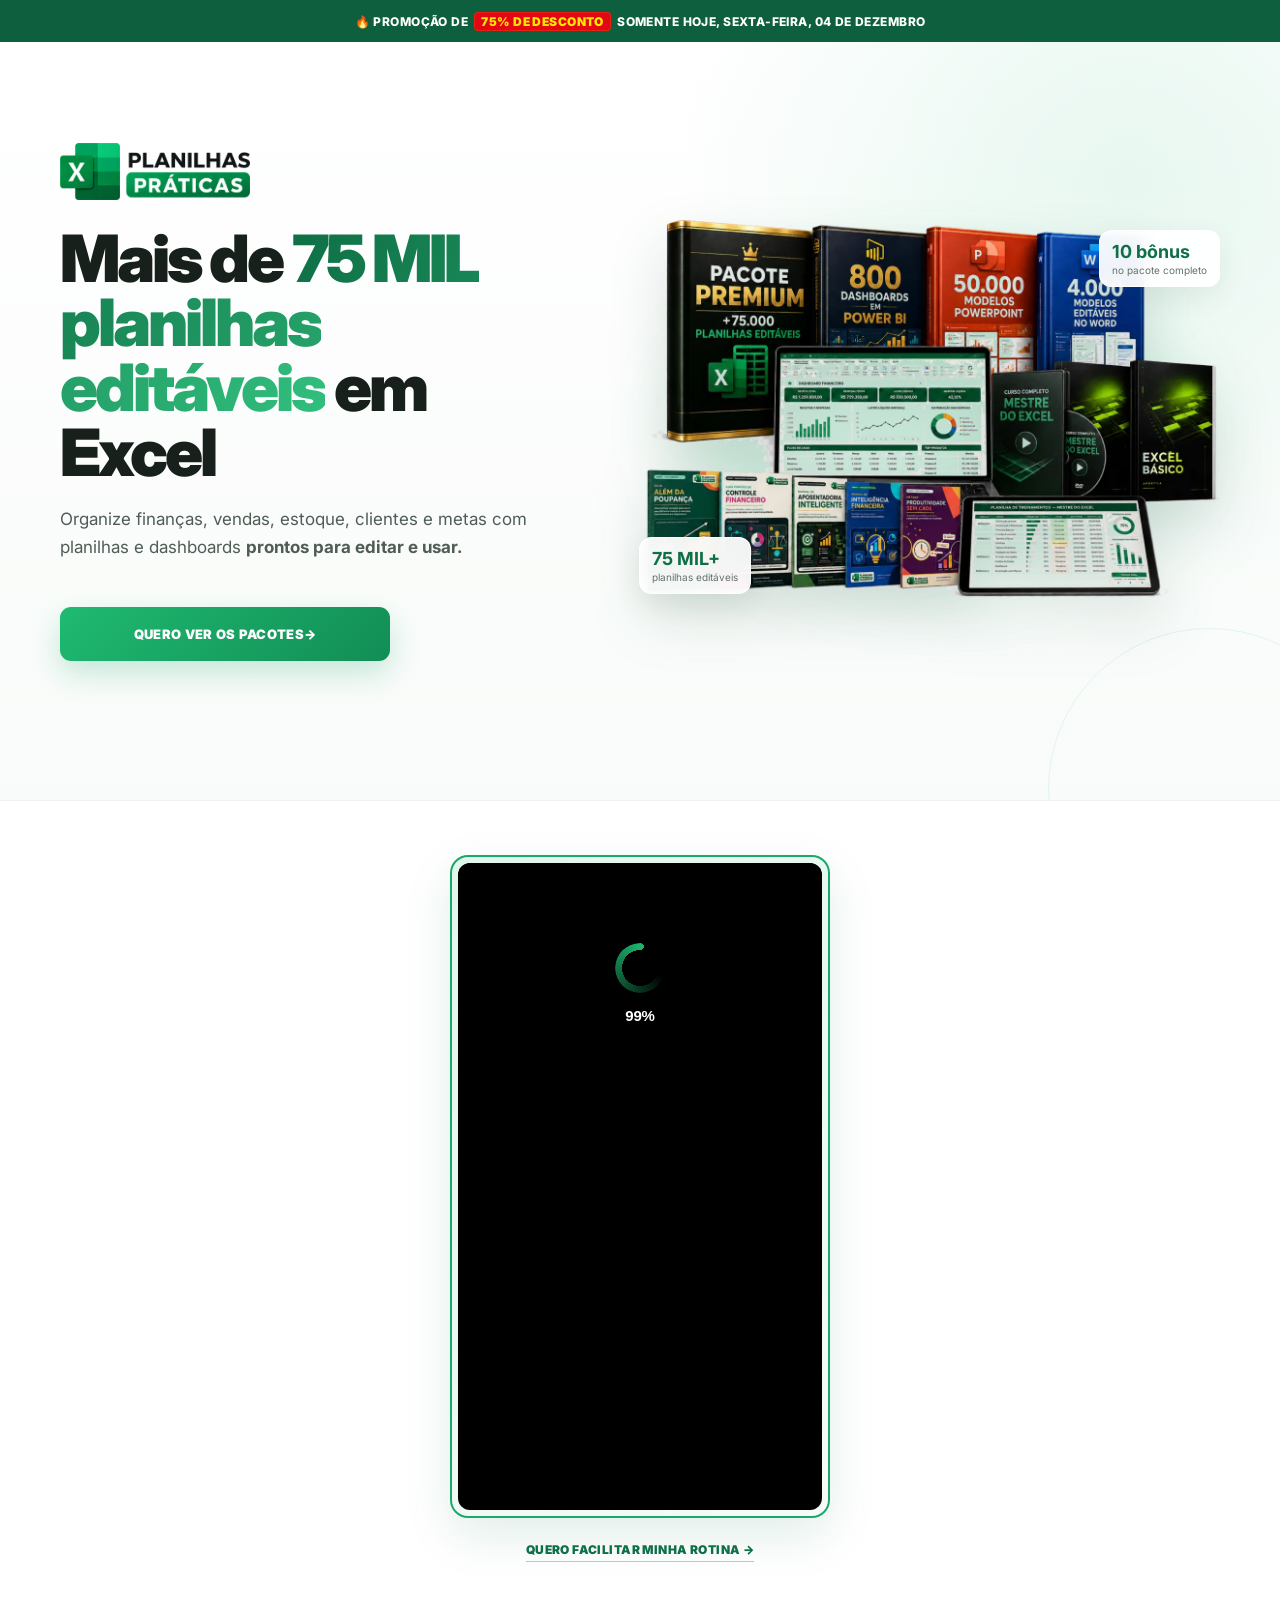
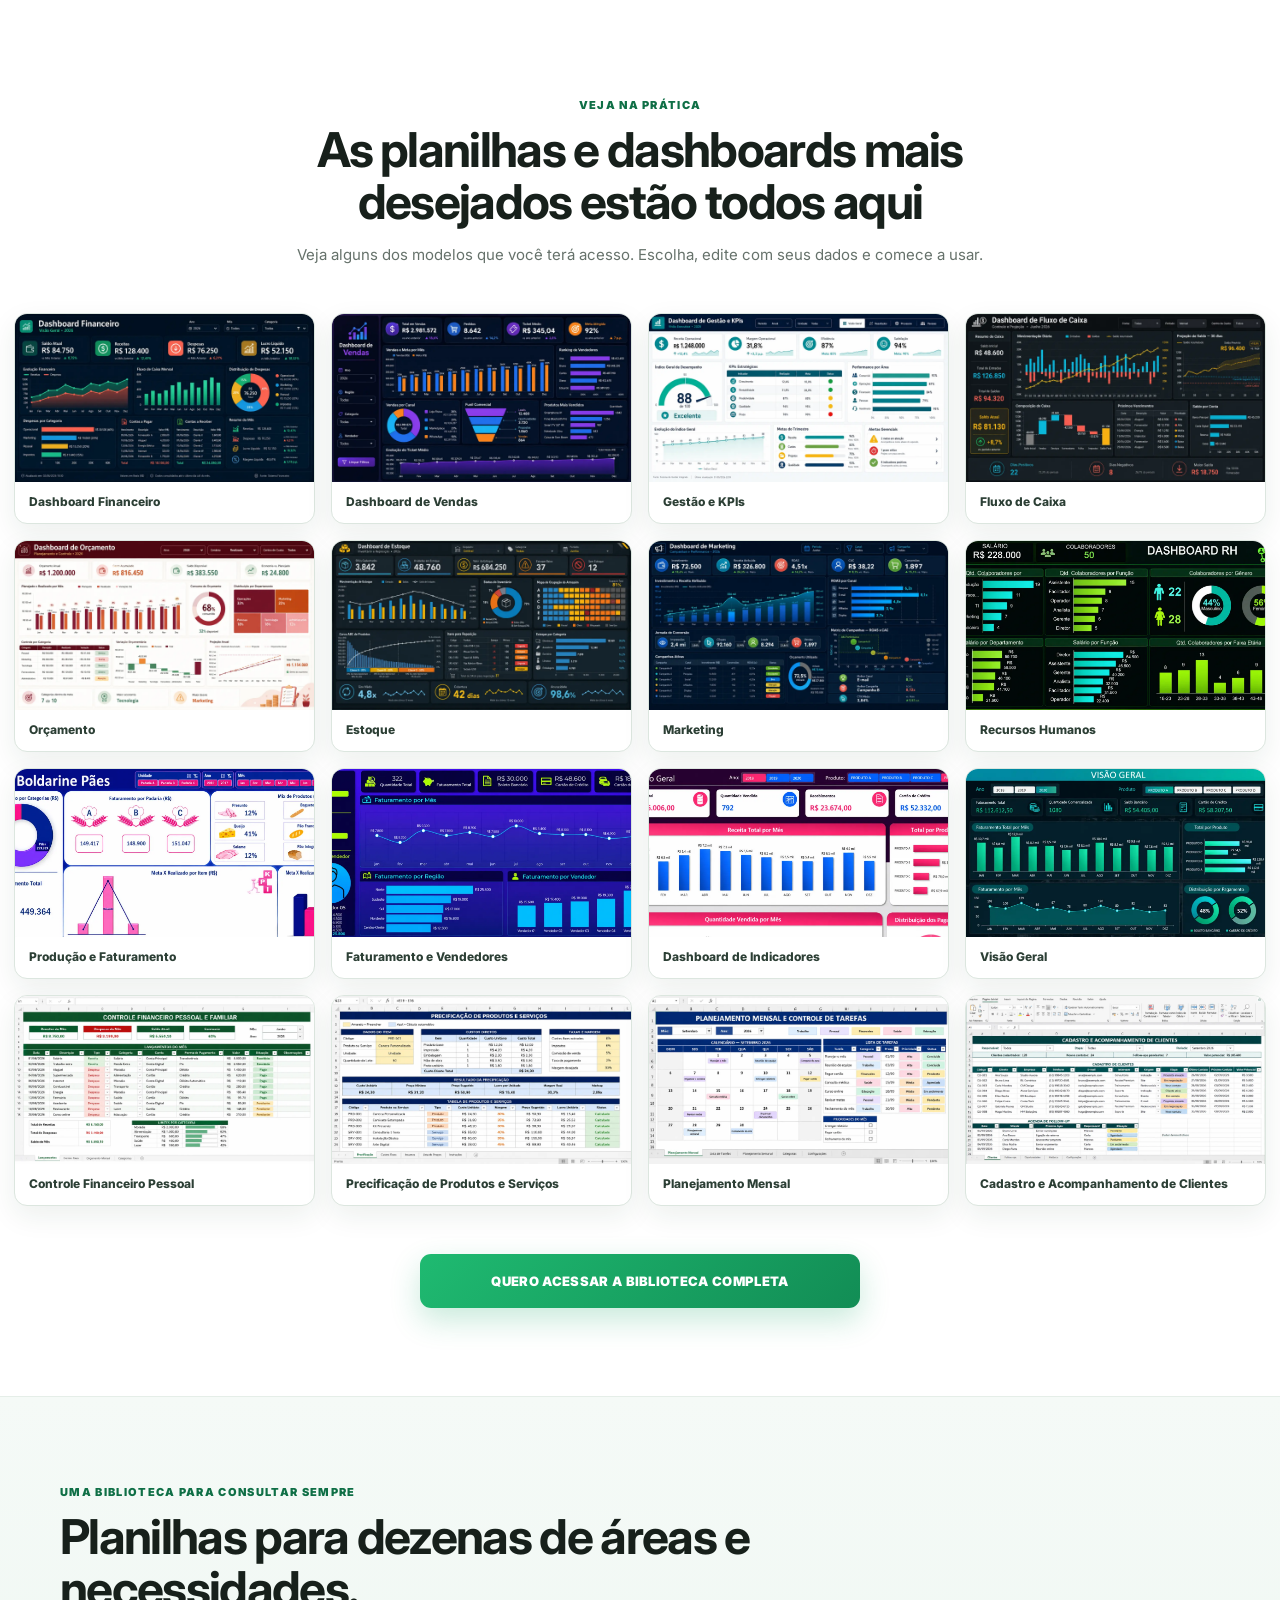
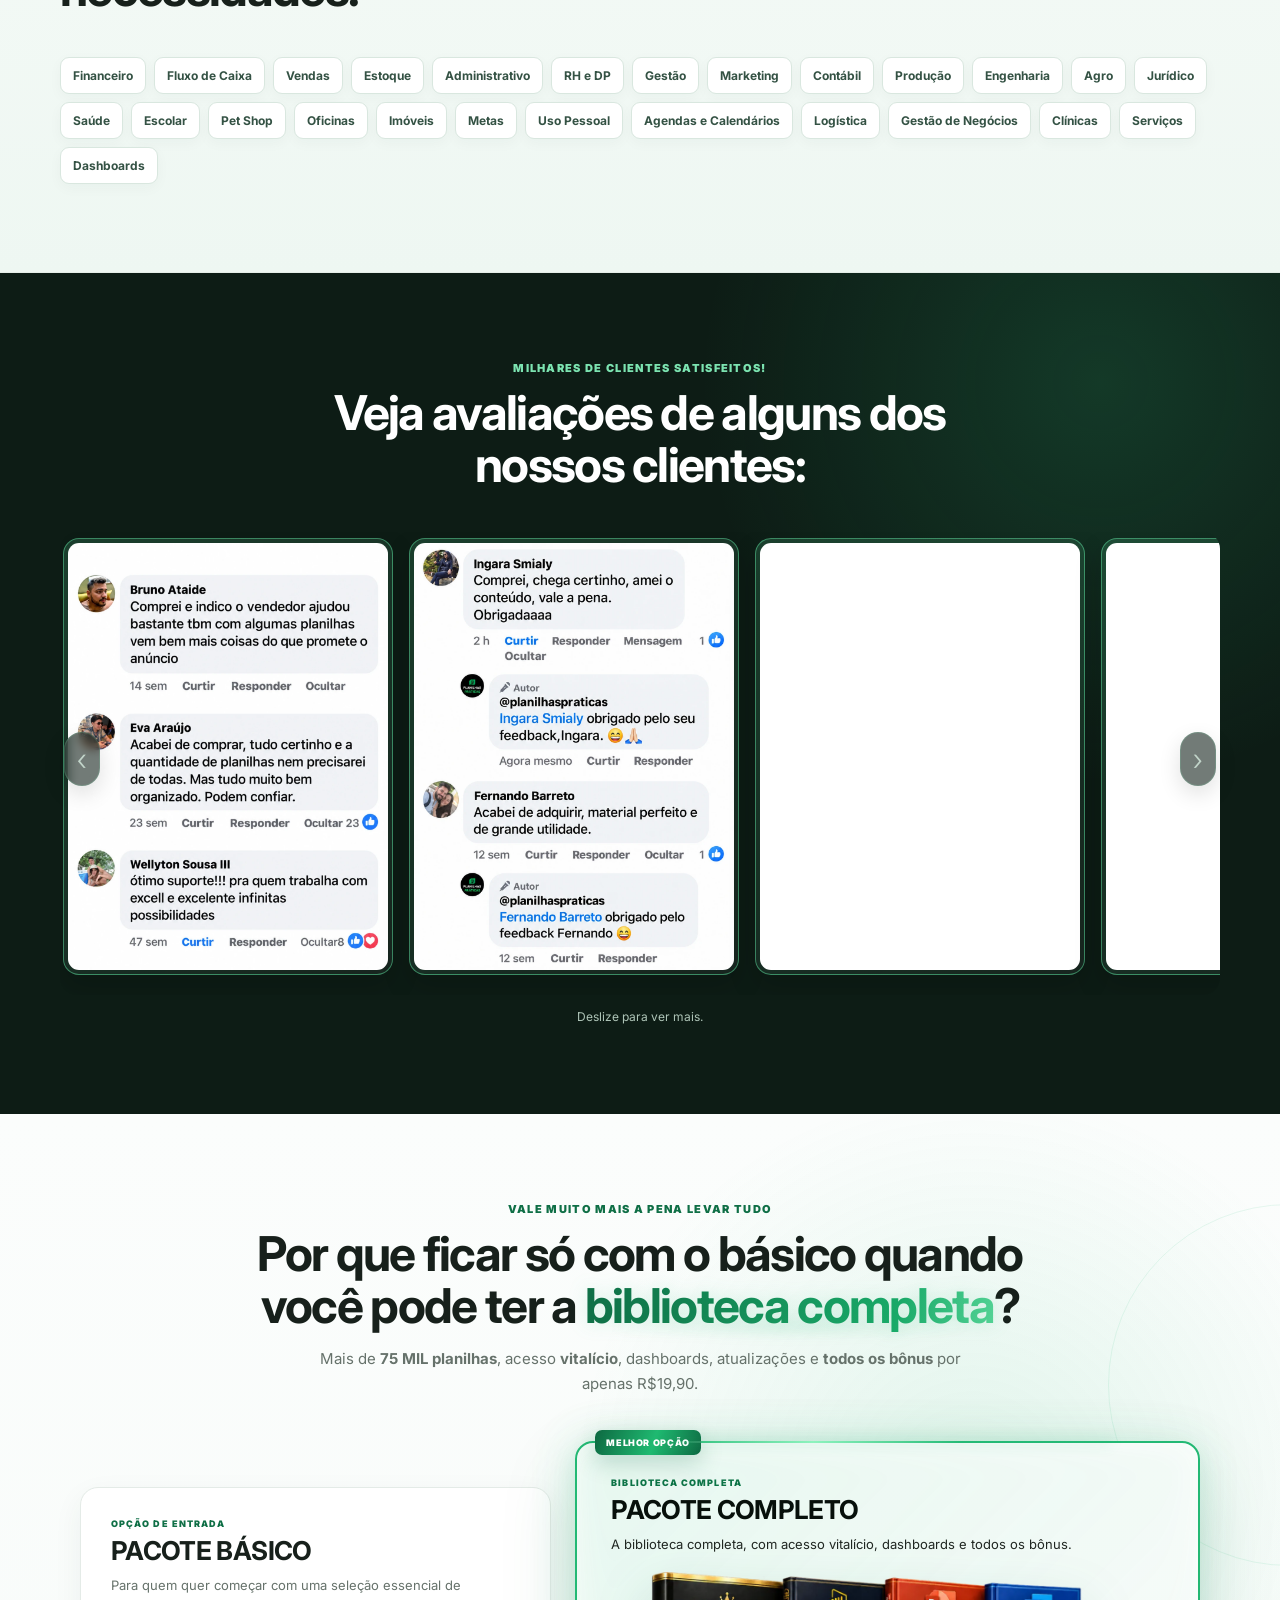
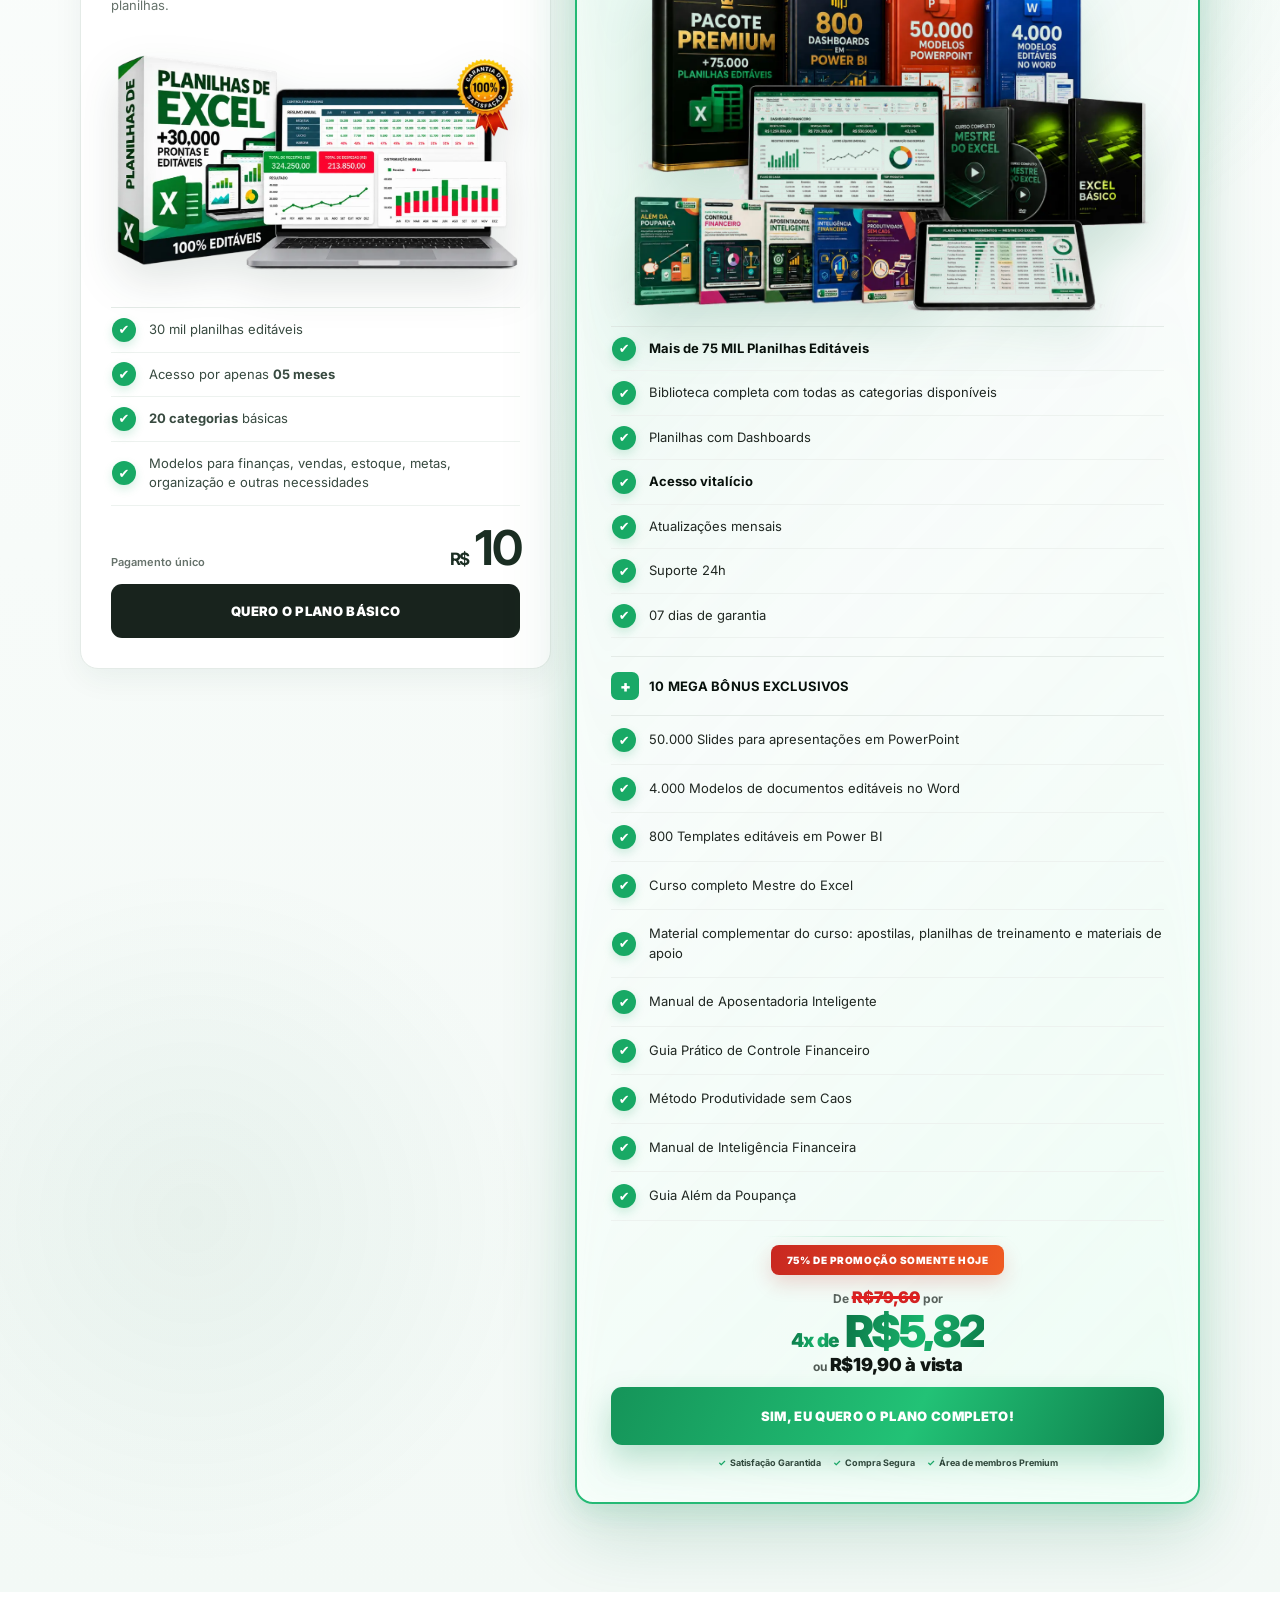
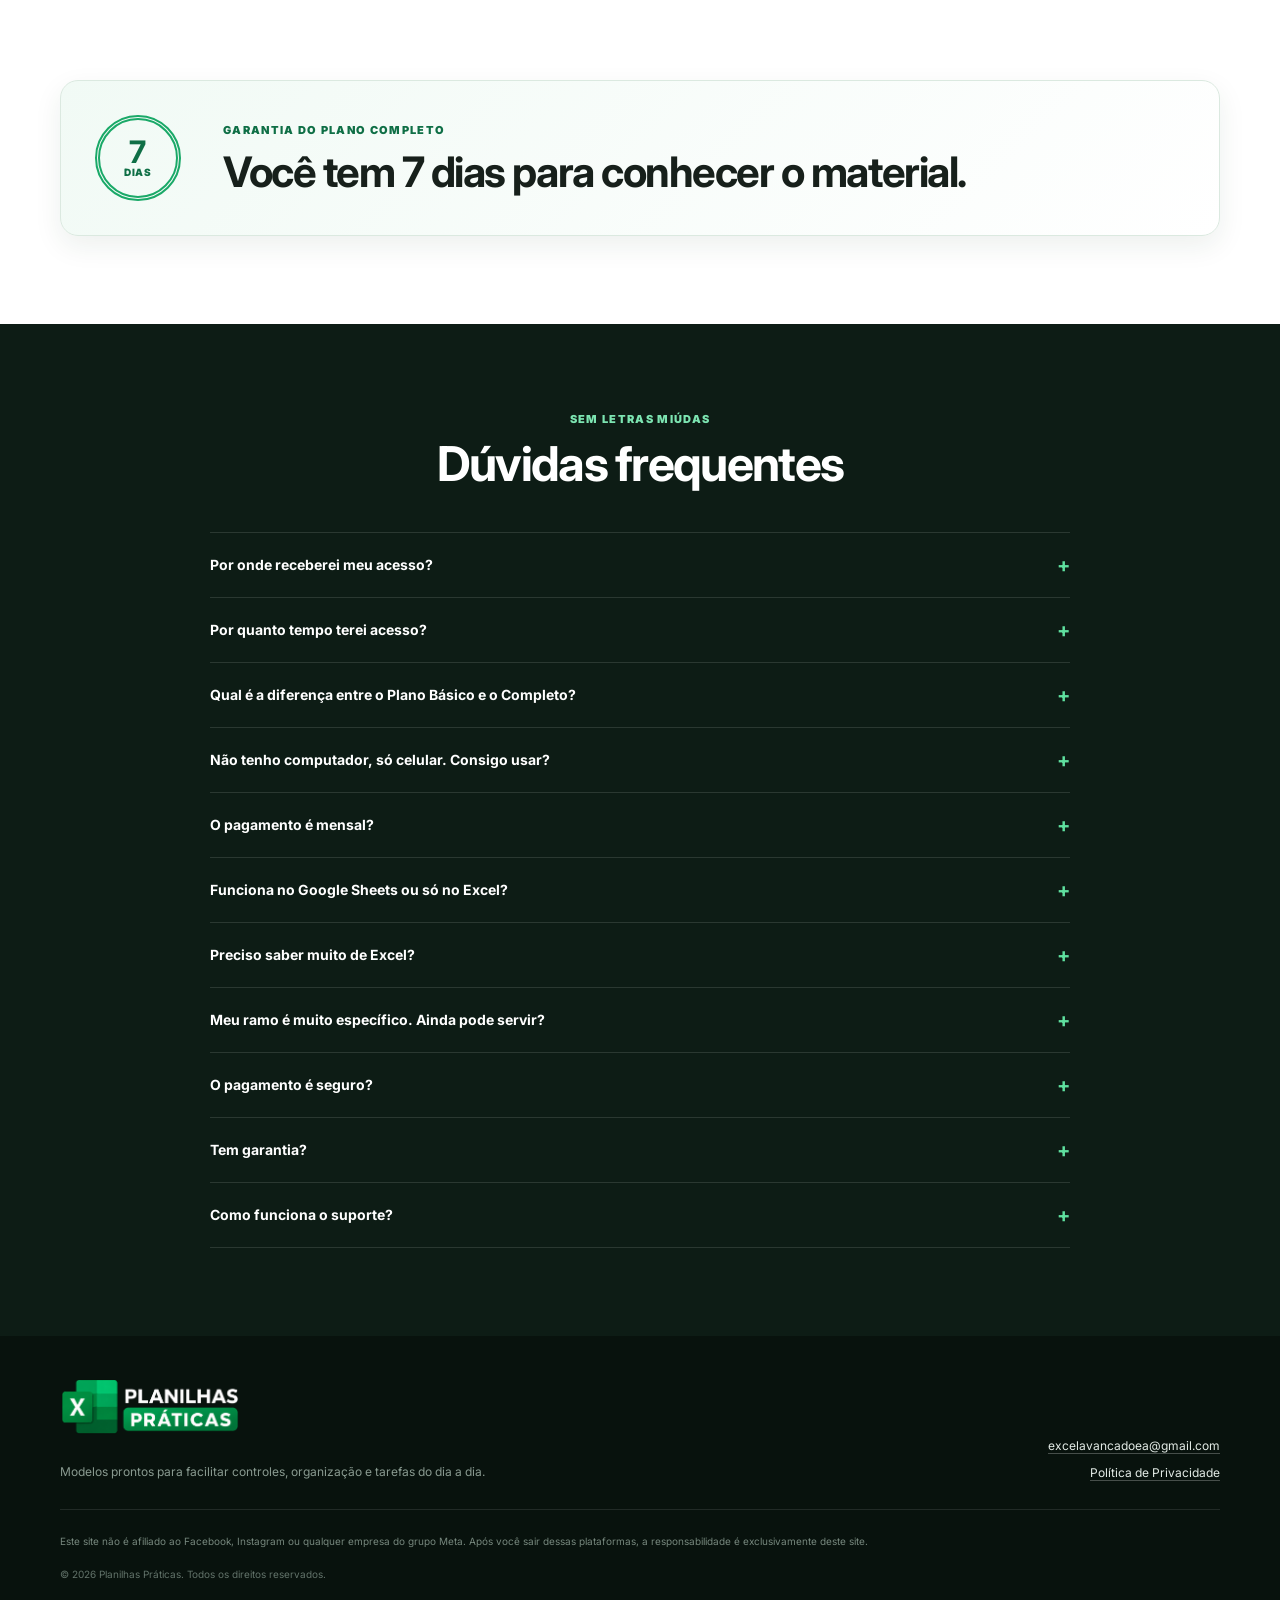
<file: index.html>
<!doctype html>
<html lang="pt-BR">
<head>
  <meta charset="UTF-8" />
  <meta name="viewport" content="width=device-width, initial-scale=1" />
  <meta name="theme-color" content="#f8fbf9" />
  <meta name="description" content="Mais de 75 mil planilhas editáveis para finanças, vendas, estoque, RH, gestão, metas e dezenas de outras necessidades." />
  <title>Planilhas Práticas | +75 mil planilhas editáveis</title>
  <link rel="preload" href="/assets/logo-fundo-claro.webp" as="image" type="image/webp" />
  <link rel="preload" href="/assets/plano-completo.webp" as="image" type="image/webp" />

  <!-- [Playrate] VSL Player Engine - Ultra Fast Loading -->
  <style id="playrate-cta-initial-style">.playrate-cta { display: none !important; }</style>
  <link rel="preconnect" href="https://cdn.playrate.pro" crossorigin>
  <link rel="dns-prefetch" href="https://cdn.playrate.pro">
  <link rel="preload" href="https://cdn.playrate.pro/playrate-player.min.js" as="script" fetchpriority="high">
  <link rel="preconnect" href="https://pub-3f844ee1bbcd45bcbabf96613b73363b.r2.dev" crossorigin>
  <link rel="dns-prefetch" href="https://pub-3f844ee1bbcd45bcbabf96613b73363b.r2.dev">
  <script src="https://cdn.playrate.pro/playrate-player.min.js" defer></script>

  <link rel="stylesheet" href="/styles.css" />
  <style>
    .hero-logo{width:min(200px,58vw);height:60px;margin:0 auto 20px}
    .footer-logo{width:min(250px,72vw);margin-bottom:12px}
    .footer-logo img{display:block;width:100%;height:auto;max-width:100%;object-fit:contain}
    .main-video-section{padding:54px 0 48px;background:#fff}
    .main-video-shell{width:min(100%,380px);margin:0 auto;padding:6px;border:2px solid var(--green);border-radius:18px;background:linear-gradient(145deg,rgba(49,190,125,.14),rgba(15,111,70,.035));box-shadow:0 18px 48px rgba(20,112,70,.12)}
    .main-video-shell>.playrate-vsl-container{aspect-ratio:9/16;overflow:hidden;border-radius:12px;background:#000}
    .main-video-section .section-cta{margin-top:24px}
    @media(min-width:940px){.hero-logo{width:220px;height:68px;margin:0 0 26px}.footer-logo{width:250px}}
    @media(max-width:640px){.main-video-section{padding:36px 0 38px}.main-video-shell{width:min(92vw,380px);padding:4px;border-radius:14px}.main-video-shell>.playrate-vsl-container{border-radius:10px}}
  </style>
  <script src="/config.js" defer></script>
  <script src="/script.js" defer></script>
</head>
<body>
  <div class="promo-bar" role="status">
    <span class="promo-dot" aria-hidden="true"></span>
    <p id="promo-date">CONDIÇÃO ESPECIAL DISPONÍVEL HOJE — PAGAMENTO ÚNICO</p>
  </div>

  <main>
    <section class="hero" aria-labelledby="hero-title">
      <div class="container hero-grid">
        <div class="hero-copy-wrap">
          <img class="brand-logo hero-logo" src="/assets/logo-fundo-claro.webp" alt="Planilhas Práticas" width="900" height="272" fetchpriority="high" />
          <p class="eyebrow">ENCONTRE O MODELO CERTO PARA SUA NECESSIDADE</p>
          <h1 id="hero-title">Mais de <span>75 MIL planilhas editáveis</span> em Excel</h1>
          <p class="hero-subtitle">Organize finanças, vendas, estoque, clientes e metas com planilhas e dashboards <b> prontos para editar e usar.</b></p>
          <div class="hero-points" aria-label="Principais benefícios">
            <span>Prontas para editar</span>
          </div>
          <a class="cta cta-primary" href="#ofertas">QUERO VER OS PACOTES <span aria-hidden="true">→</span></a>
        </div>

        <div class="hero-visual" aria-label="Prévia do Pacote Completo">
          <div class="hero-glow" aria-hidden="true"></div>
          <img src="/assets/plano-completo.webp" alt="Pacote Completo Planilhas Práticas com planilhas, dashboards, Power BI, PowerPoint, Word, curso e materiais extras" width="1200" height="782" fetchpriority="high" />
          <div class="hero-stat hero-stat-a"><strong>75 MIL+</strong><span>planilhas editáveis</span></div>
          <div class="hero-stat hero-stat-b"><strong>10 bônus</strong><span>no pacote completo</span></div>
        </div>
      </div>
    </section>

    <section class="section main-video-section" aria-label="Vídeo de apresentação">
      <div class="container">
        <div class="main-video-shell">
          <div id="playrate-vsl-vsl-1789146098237"
            class="playrate-vsl-container"
            data-config="https://pub-3f844ee1bbcd45bcbabf96613b73363b.r2.dev/videos/vsl-1789146098237/config.json"
            data-m3u8="https://pub-3f844ee1bbcd45bcbabf96613b73363b.r2.dev/videos/vsl-1789146098237/master.m3u8"
            style="display: block; margin: 0 auto; width: 100%; position: relative;">
            <div class="playrate-preload-wrapper" style="position: relative; width: 100%; min-height: 240px; display: flex; flex-direction: column; align-items: center; justify-content: center; background: #000; color: #fff; border-radius: 12px;">
              <div class="playrate-spinner" style="width: 50px; height: 50px; border-radius: 50%; background: radial-gradient(farthest-side, #1db26c 94%, transparent) top/7px 7px no-repeat, conic-gradient(transparent 30%, #1db26c); -webkit-mask: radial-gradient(farthest-side, transparent calc(100% - 7px), #000 0); animation: pr-spin .75s infinite linear;"></div>
              <div class="playrate-pct" style="margin-top: 14px; font-size: 15px; font-weight: 700; font-family: -apple-system, BlinkMacSystemFont, 'Segoe UI', Roboto, sans-serif; color: #ffffff; letter-spacing: -0.2px;">50%</div>
            </div>
            <style>@keyframes pr-spin { 100% { transform: rotate(360deg); } }</style>
            <script>(function(){var w=document.getElementById('playrate-vsl-vsl-1789146098237');if(w){var p=w.querySelector('.playrate-pct');if(p){var n=50,t=setInterval(function(){n++;p.textContent=n+'%';if(n>=99)clearInterval(t);},25);}var m='https://pub-3f844ee1bbcd45bcbabf96613b73363b.r2.dev/videos/vsl-1789146098237/master.m3u8';if(m&&window.fetch){try{fetch(m,{mode:'cors',credentials:'omit'}).catch(function(){});var s=m.replace(/master\.m3u8(\?.*)?$/i,'360p.m3u8$1');if(s!==m)fetch(s,{mode:'cors',credentials:'omit'}).catch(function(){});}catch(e){}}var c='https://pub-3f844ee1bbcd45bcbabf96613b73363b.r2.dev/videos/vsl-1789146098237/config.json';if(c&&window.fetch){try{fetch(c,{mode:'cors',credentials:'omit'}).catch(function(){});}catch(e){}}}})();</script>
          </div>
        </div>
        <div class="section-cta">
          <a class="text-cta" href="#ofertas">QUERO FACILITAR MINHA ROTINA <span aria-hidden="true">→</span></a>
        </div>
      </div>
    </section>

    <section class="section showcase" aria-labelledby="showcase-title">
      <div class="container container-wide">
        <div class="section-heading center">
          <p class="eyebrow">VEJA NA PRÁTICA</p>
          <h2 id="showcase-title">As planilhas e dashboards mais desejados estão todos aqui</h2>
          <p>São modelos prontos para usar, mesmo que você não tenha experiência com Excel. Escolha a planilha que precisa, personalize com seus próprios dados e comece a usar.
            <br>
            Sem precisar ficar quebrando a cabeça com fórmulas, tabelas, colunas e formatações. <b>Tudo já está preparado para facilitar sua rotina e poupar o seu tempo. </b></p>
        </div>
        <div class="gallery" aria-label="Galeria com dashboards e planilhas reais">
          <figure class="gallery-card"><img src="/assets/dashboards/dashboard_01.webp" alt="Dashboard Financeiro" width="1400" height="788" loading="lazy" /><figcaption>Dashboard Financeiro</figcaption></figure>
          <figure class="gallery-card"><img src="/assets/dashboards/dashboard_02.webp" alt="Dashboard de Vendas" width="1400" height="788" loading="lazy" /><figcaption>Dashboard de Vendas</figcaption></figure>
          <figure class="gallery-card"><img src="/assets/dashboards/dashboard_03.webp" alt="Dashboard de Gestão e KPIs" width="1400" height="788" loading="lazy" /><figcaption>Gestão e KPIs</figcaption></figure>
          <figure class="gallery-card"><img src="/assets/dashboards/dashboard_04.webp" alt="Dashboard de Fluxo de Caixa" width="1400" height="788" loading="lazy" /><figcaption>Fluxo de Caixa</figcaption></figure>
          <figure class="gallery-card"><img src="/assets/dashboards/dashboard_05.webp" alt="Dashboard de Orçamento" width="1400" height="788" loading="lazy" /><figcaption>Orçamento</figcaption></figure>
          <figure class="gallery-card"><img src="/assets/dashboards/dashboard_06.webp" alt="Dashboard de Estoque" width="1400" height="788" loading="lazy" /><figcaption>Estoque</figcaption></figure>
          <figure class="gallery-card"><img src="/assets/dashboards/dashboard_07.webp" alt="Dashboard de Marketing" width="1400" height="788" loading="lazy" /><figcaption>Marketing</figcaption></figure>
          <figure class="gallery-card"><img src="/assets/dashboards/dashboard_08.webp" alt="Dashboard de Recursos Humanos" width="1400" height="666" loading="lazy" /><figcaption>Recursos Humanos</figcaption></figure>
          <figure class="gallery-card"><img src="/assets/dashboards/dashboard_09.webp" alt="Dashboard de Produção e Faturamento" width="1400" height="666" loading="lazy" /><figcaption>Produção e Faturamento</figcaption></figure>
          <figure class="gallery-card"><img src="/assets/dashboards/dashboard_10.webp" alt="Dashboard de Faturamento por Região e Vendedor" width="1400" height="666" loading="lazy" /><figcaption>Faturamento e Vendedores</figcaption></figure>
          <figure class="gallery-card"><img src="/assets/dashboards/dashboard_11.webp" alt="Dashboard profissional de indicadores" width="1400" height="666" loading="lazy" /><figcaption>Dashboard de Indicadores</figcaption></figure>
          <figure class="gallery-card"><img src="/assets/dashboards/dashboard_12.webp" alt="Dashboard Visão Geral" width="1400" height="666" loading="lazy" /><figcaption>Visão Geral</figcaption></figure>
          <figure class="gallery-card"><img src="/assets/planilhas/planilha_01-v2.webp" alt="Planilha de Controle Financeiro Pessoal e Familiar" width="1672" height="941" loading="lazy" /><figcaption>Controle Financeiro Pessoal</figcaption></figure>
          <figure class="gallery-card"><img src="/assets/planilhas/planilha_02-v2.webp" alt="Planilha de Precificação de Produtos e Serviços" width="1672" height="941" loading="lazy" /><figcaption>Precificação de Produtos e Serviços</figcaption></figure>
          <figure class="gallery-card"><img src="/assets/planilhas/planilha_03-v2.webp" alt="Planilha de Planejamento Mensal e Controle de Tarefas" width="1672" height="941" loading="lazy" /><figcaption>Planejamento Mensal</figcaption></figure>
          <figure class="gallery-card"><img src="/assets/planilhas/planilha_04-v2.webp" alt="Planilha de Cadastro e Acompanhamento de Clientes" width="1672" height="941" loading="lazy" /><figcaption>Cadastro e Acompanhamento de Clientes</figcaption></figure>
        </div>
        <div class="swipe-hint" aria-hidden="true">← deslize para ver mais →</div>
        <div class="section-cta"><a class="cta cta-primary" href="#ofertas">QUERO ACESSAR A BIBLIOTECA COMPLETA</a></div>
      </div>
    </section>

    <section class="section categories" aria-labelledby="categories-title">
      <div class="container">
        <div class="section-heading">
          <p class="eyebrow">UMA BIBLIOTECA PARA CONSULTAR SEMPRE</p>
          <h2 id="categories-title">Planilhas para dezenas de áreas e necessidades.</h2>
        </div>
        <div class="category-cloud">
          <span>Financeiro</span><span>Fluxo de Caixa</span><span>Vendas</span><span>Estoque</span><span>Administrativo</span><span>RH e DP</span><span>Gestão</span><span>Marketing</span><span>Contábil</span><span>Produção</span><span>Engenharia</span><span>Agro</span><span>Jurídico</span><span>Saúde</span><span>Escolar</span><span>Pet Shop</span><span>Oficinas</span><span>Imóveis</span><span>Metas</span><span>Uso Pessoal</span><span>Agendas e Calendários</span><span>Logística</span><span>Gestão de Negócios</span><span>Clínicas</span><span>Serviços</span><span>Dashboards</span>
        </div>
      </div>
    </section>

    <section class="section package-overview" aria-labelledby="overview-title">
      <div class="container">
        <div class="section-heading center">
          <p class="eyebrow eyebrow-light">MILHARES DE CLIENTES SATISFEITOS!</p>
          <h2 id="overview-title">Veja avaliações de alguns dos nossos clientes:</h2>
        </div>
        <div class="reviews-carousel" role="region" aria-roledescription="carrossel" aria-label="Avaliações dos clientes" data-reviews-carousel>
          <div class="reviews-viewport" id="reviews-viewport" tabindex="0" aria-label="Deslize para ver as avaliações">
            <div class="reviews-track">
              <button class="review-card" type="button" aria-label="Ampliar avaliações de Bruno, Eva e Wellyton">
                <img src="/assets/avaliacoes/bruno-eva-wellyton.webp" alt="Bruno recomenda o vendedor; Eva elogia a organização das planilhas; Wellyton elogia o suporte." width="1086" height="1448" loading="lazy" decoding="async" />
              </button>
              <button class="review-card" type="button" aria-label="Ampliar avaliações de Ingara e Fernando">
                <img src="/assets/avaliacoes/ingara-fernando.webp" alt="Ingara conta que recebeu o conteúdo e gostou; Fernando considera o material de grande utilidade." width="1086" height="1448" loading="lazy" decoding="async" />
              </button>
              <button class="review-card" type="button" aria-label="Ampliar avaliações de Hudsson e Josi">
                <img src="/assets/avaliacoes/hudsson-josi.webp" alt="Hudsson relata o recebimento do acesso por e-mail; Josi destaca a variedade de planilhas." width="1086" height="1448" loading="lazy" decoding="async" />
              </button>
              <button class="review-card" type="button" aria-label="Ampliar avaliações de Welbert, Luana e Bazar Tucum">
                <img src="/assets/avaliacoes/welbert-luana-bazar.webp" alt="Welbert e Luana elogiam o material; Bazar Tucum comenta sobre as videoaulas e as fórmulas prontas." width="1086" height="1448" loading="lazy" decoding="async" />
              </button>
            </div>
          </div>
          <div class="reviews-controls" hidden>
            <button type="button" class="reviews-arrow" data-reviews-previous aria-controls="reviews-viewport" aria-label="Avaliação anterior"><span aria-hidden="true">←</span></button>
            <button type="button" class="reviews-toggle" data-reviews-toggle aria-controls="reviews-viewport" aria-label="Pausar movimento das avaliações">Pausar</button>
            <button type="button" class="reviews-arrow" data-reviews-next aria-controls="reviews-viewport" aria-label="Próxima avaliação"><span aria-hidden="true">→</span></button>
          </div>
          <p class="reviews-hint">Deslize para ver mais. Toque na imagem para ampliar.</p>
        </div>
        <dialog class="review-dialog" aria-label="Avaliação ampliada">
          <button class="review-dialog-close" type="button" aria-label="Fechar avaliação ampliada" autofocus>Fechar <span aria-hidden="true">×</span></button>
          <img width="1086" height="1448" alt="" />
        </dialog>
      </div>
    </section>

    <section class="section testimonials" data-testimonials hidden aria-labelledby="testimonials-title">
      <div class="container">
        <div class="section-heading center"><p class="eyebrow">EXPERIÊNCIAS REAIS</p><h2 id="testimonials-title">Veja a experiência de quem já recebeu o material.</h2></div>
        <div class="testimonial-grid" data-testimonial-grid></div>
      </div>
    </section>

    <section class="section pricing" id="ofertas" aria-labelledby="pricing-title">
      <div class="container container-pricing">
        <div class="section-heading center">
          <p class="eyebrow">VALE MUITO MAIS A PENA LEVAR TUDO</p>
          <h2 id="pricing-title">Por que ficar só com o básico quando você pode ter a biblioteca completa?</h2>
          <p>Mais de <b>75 MIL planilhas</b>, acesso <b>vitalício</b>, dashboards, atualizações e <b>todos os bônus</b> por apenas R$19,90.</p>
        </div>
        <div class="price-grid">
          <article class="price-card price-basic">
            <div class="plan-head"><div><p class="plan-kicker">OPÇÃO DE ENTRADA</p><h3>PACOTE BÁSICO</h3><p>Para quem quer começar com uma seleção essencial de planilhas.</p></div></div>
            <div class="plan-visual basic-visual"><img src="/assets/plano-basico.webp" alt="Pacote Básico com 30 mil planilhas editáveis" width="1100" height="619" loading="lazy" /></div>
            <ul class="feature-list">
              <li>30 mil planilhas editáveis</li><li>Acesso por apenas <strong>05 meses</strong></li><li><strong>20 categorias</strong> básicas</li><li>Modelos para finanças, vendas, estoque, metas, organização e outras necessidades</li>
            </ul>
            <div class="price-row"><div><span>Pagamento único</span><strong><small>R$</small> 10</strong></div></div>
            <a class="cta cta-secondary" href="/upgrade-planilhas/">QUERO O PLANO BÁSICO</a>
          </article>

          <article class="price-card price-complete">
            <div class="value-badge">MELHOR OPÇÃO</div>
            <div class="plan-head"><div><p class="plan-kicker">BIBLIOTECA COMPLETA</p><h3>PACOTE COMPLETO</h3><p>A biblioteca completa, com acesso vitalício, dashboards e todos os bônus.</p></div></div>
            <div class="plan-visual complete-visual"><img src="/assets/plano-completo.webp" alt="Pacote Completo com mais de 75 mil planilhas e 10 bônus" width="1200" height="782" loading="lazy" /></div>
            <ul class="feature-list feature-list-strong">
              <li><strong>Mais de 75 MIL Planilhas Editáveis</strong></li><li>Biblioteca completa com todas as categorias disponíveis</li><li>Planilhas com Dashboards</li><li><strong>Acesso vitalício</strong></li><li>Atualizações mensais</li><li>Suporte 24h</li><li>07 dias de garantia</li>
            </ul>
            <div class="bonus-panel">
              <div class="bonus-title"><span>+</span><h4>10 MEGA BÔNUS EXCLUSIVOS</h4></div>
              <ol><li>50.000 Slides para apresentações em PowerPoint</li><li>4.000 Modelos de documentos editáveis no Word</li><li>800 Templates editáveis em Power BI</li><li>Curso completo Mestre do Excel</li><li>Material complementar do curso: apostilas, planilhas de treinamento e materiais de apoio</li><li>Manual de Aposentadoria Inteligente</li><li>Guia Prático de Controle Financeiro</li><li>Método Produtividade sem Caos</li><li>Manual de Inteligência Financeira</li><li>Guia Além da Poupança</li></ol>
            </div>
            <div class="price-row price-row-complete"><div><span>Pagamento único</span><strong><small>R$</small> 19,90</strong></div></div>
            <a class="cta cta-primary checkout-cta" href="#" data-checkout="completo">SIM, QUERO O PACOTE COMPLETO</a>
            <div class="security-line"><span>Satisfação Garantida</span><span>Compra Segura</span><span>Área de membros Premium</span></div>
          </article>
        </div>
      </div>
    </section>

    <section class="section guarantee" aria-labelledby="guarantee-title">
      <div class="container guarantee-card">
        <div class="guarantee-seal" aria-hidden="true"><strong>7</strong><span>DIAS</span></div>
        <div><p class="eyebrow">GARANTIA DO PLANO COMPLETO</p><h2 id="guarantee-title">Você tem 7 dias para conhecer o material.</h2></div>
      </div>
    </section>

    <section class="section faq" aria-labelledby="faq-title">
      <div class="container container-narrow">
        <div class="section-heading center"><p class="eyebrow eyebrow-light">SEM LETRAS MIÚDAS</p><h2 id="faq-title">Dúvidas frequentes</h2></div>
        <div class="faq-list">
          <details><summary>Por onde receberei meu acesso?<span>+</span></summary><p>As instruções de acesso serão enviadas para o e-mail informado na compra após a confirmação do pagamento. Por isso, confira se o endereço foi digitado corretamente.</p></details>
          <details><summary>Por quanto tempo terei acesso?<span>+</span></summary><p>O Plano Básico possui acesso por 05 meses. O Plano Completo possui acesso vitalício ao conteúdo correspondente ao plano adquirido.</p></details>
          <details><summary>Qual é a diferença entre o Plano Básico e o Completo?<span>+</span></summary><p>O Básico é uma opção de entrada, com 30 mil planilhas, 20+ categorias e acesso por 05 meses. O Completo inclui mais de 75 mil planilhas, dashboards, acesso vitalício, atualizações e todos os bônus.</p></details>
          <details><summary>Não tenho computador, só celular. Consigo usar?<span>+</span></summary><p>Muitas planilhas podem ser abertas e editadas pelo celular, especialmente com Excel ou Google Sheets. Para dashboards mais complexos e arquivos com muitos recursos, o computador oferece uma experiência melhor.</p></details>
          <details><summary>O pagamento é mensal?<span>+</span></summary><p>Não. Os valores apresentados são de pagamento único. O Plano Básico dá acesso por 05 meses e o Plano Completo tem acesso vitalício.</p></details>
          <details><summary>Funciona no Google Sheets ou só no Excel?<span>+</span></summary><p>Muitos arquivos funcionam no Microsoft Excel e também no Google Sheets. A compatibilidade pode variar conforme fórmulas, macros, recursos e dashboards utilizados em cada arquivo.</p></details>
          <details><summary>Preciso saber muito de Excel?<span>+</span></summary><p>Não. Com conhecimentos básicos já é possível aproveitar muitos modelos. Como os arquivos já vêm estruturados, você pode partir de uma base pronta e adaptar ao que precisa.</p></details>
          <details><summary>Meu ramo é muito específico. Ainda pode servir?<span>+</span></summary><p>A biblioteca reúne modelos de diversas áreas, como financeiro, vendas, estoque, RH, gestão, produção, engenharia, agro, saúde, serviços e uso pessoal. A utilidade final depende do tipo de controle que você precisa.</p></details>
          <details><summary>O pagamento é seguro?<span>+</span></summary><p>O pagamento é concluído no ambiente da plataforma de checkout vinculada ao botão de compra. Nela, você poderá conferir os dados da transação e as formas de pagamento disponíveis antes de finalizar.</p></details>
          <details><summary>Tem garantia?<span>+</span></summary><p>Sim. O Plano Completo possui 7 dias de garantia. Dentro desse período, você pode solicitar o cancelamento conforme a política e as condições apresentadas na compra.</p></details>
          <details><summary>Como funciona o suporte?<span>+</span></summary><p>Se você tiver dúvidas sobre acesso ou entrega do conteúdo, utilize o canal de suporte informado na página e no material recebido após a compra.</p></details>
        </div>
      </div>
    </section>

    <section class="final-cta">
      <div class="container final-cta-inner">
        <p class="eyebrow eyebrow-light">PRONTO PARA COMEÇAR?</p><h2>Pare de começar do zero toda vez que precisar de uma planilha.</h2><p>Escolha o pacote que faz sentido para você e tenha modelos prontos para adaptar sempre que surgir uma nova necessidade.</p><a class="cta cta-light" href="#ofertas">QUERO VER OS PACOTES <span aria-hidden="true">→</span></a>
      </div>
    </section>
  </main>

  <footer class="site-footer">
    <div class="container footer-grid">
      <div>
        <div class="footer-logo">
          <img src="/assets/planilhas-praticas-logo-footer-transparente.png" alt="Planilhas Práticas" width="2938" height="930" loading="lazy" decoding="async" />
        </div>
        <p>Modelos prontos para facilitar controles, organização e tarefas do dia a dia.</p>
      </div>
      <div class="footer-links"><a href="mailto:academiadigital10@gmail.com">academiadigital10@gmail.com</a><a href="/politica-de-privacidade/">Política de Privacidade</a></div>
    </div>
    <div class="container footer-legal"><p>Este site não é afiliado ao Facebook, Instagram ou qualquer empresa do grupo Meta. Após você sair dessas plataformas, a responsabilidade é exclusivamente deste site.</p><small>© <span data-current-year></span> Planilhas Práticas. Todos os direitos reservados.</small></div>
  </footer>

  <a class="mobile-sticky-cta" href="#ofertas">VER PACOTES <span aria-hidden="true">→</span></a>
</body>
</html>
</file>
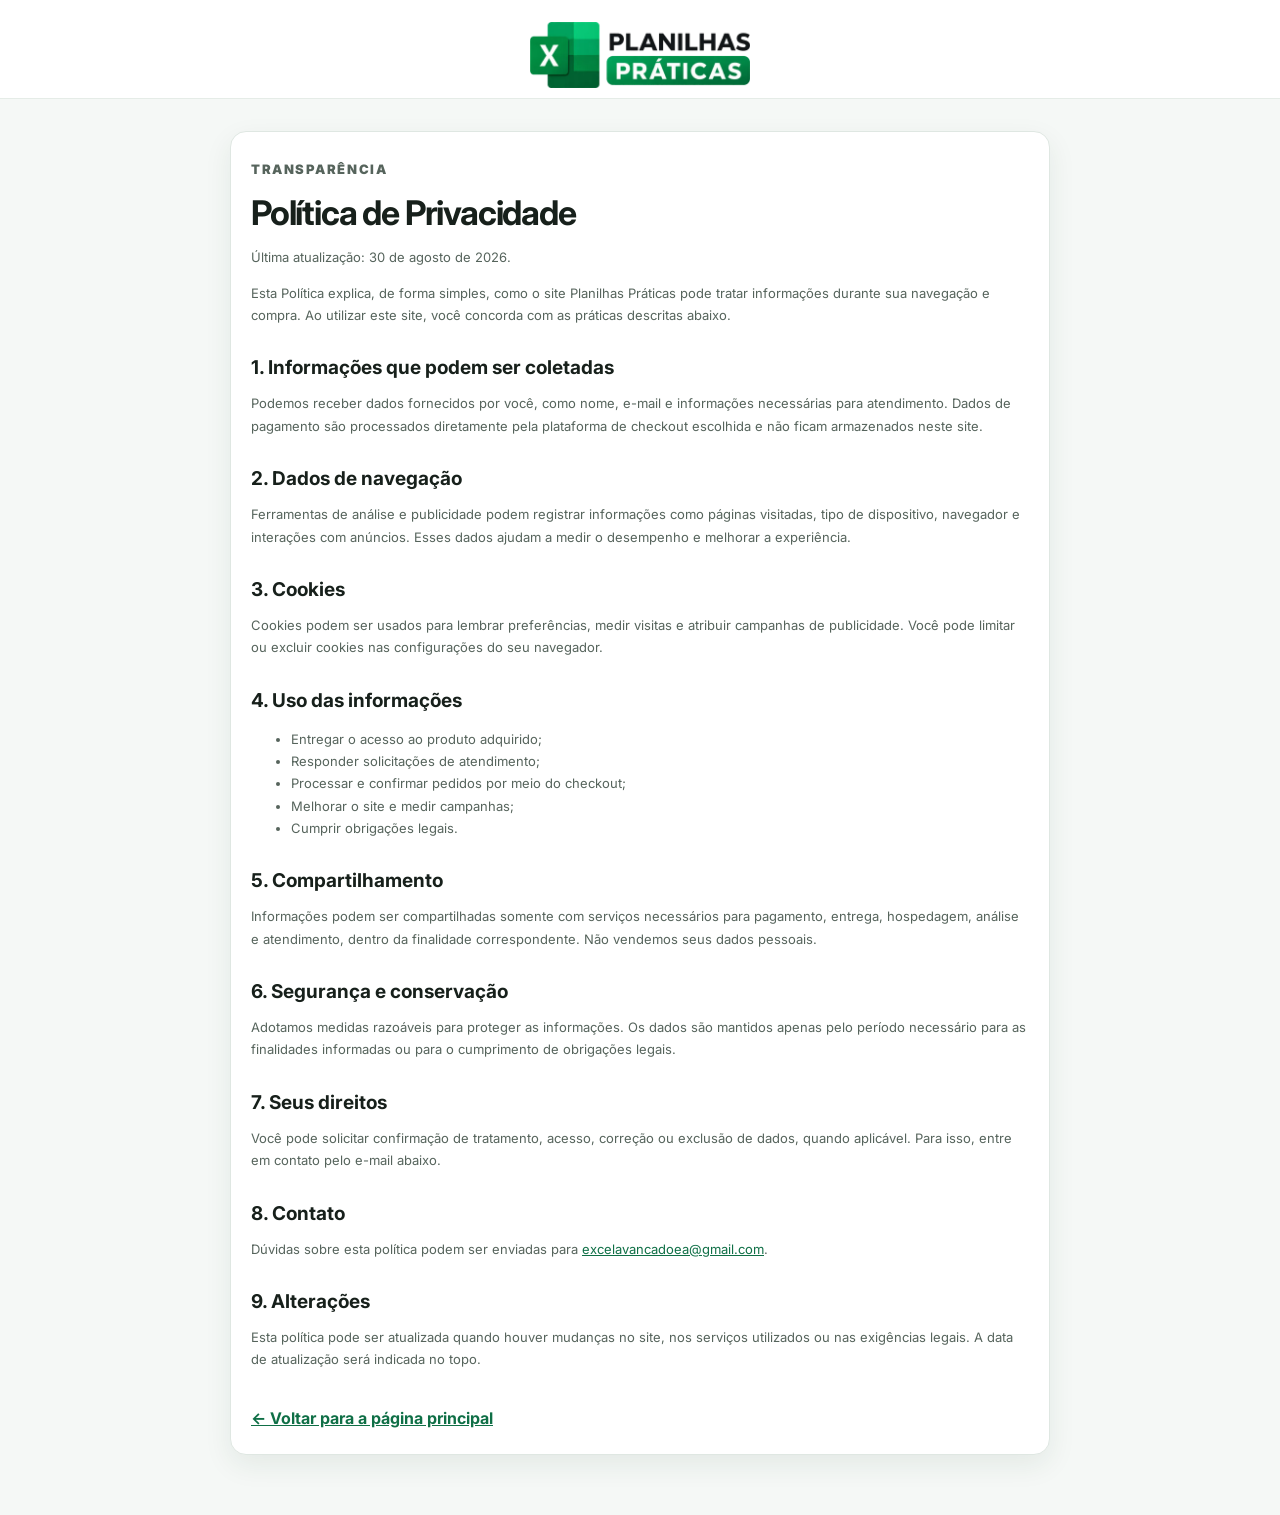
<file: politica-de-privacidade/index.html>
<!doctype html>
<html lang="pt-BR">
  <head>
    <meta charset="UTF-8" />
    <meta name="viewport" content="width=device-width, initial-scale=1" />
    <meta name="theme-color" content="#ffffff" />
    <meta name="robots" content="index, follow" />
    <title>Política de Privacidade | Planilhas Práticas</title>
    <link rel="stylesheet" href="/styles.css" />
    <script src="/script.js" defer></script>
  </head>
  <body class="legal-page">
    <header class="legal-header">
      <div class="container">
        <a href="/" aria-label="Voltar para a página principal">
          <img class="brand-logo brand-logo-light" src="/assets/logo-fundo-claro.webp" alt="Planilhas Práticas" width="900" height="272" />
        </a>
      </div>
    </header>

    <main class="legal-content">
      <article class="container legal-card">
        <p class="eyebrow" style="text-align: left">TRANSPARÊNCIA</p>
        <h1>Política de Privacidade</h1>
        <p>Última atualização: 30 de agosto de 2026.</p>

        <p>
          Esta Política explica, de forma simples, como o site Planilhas Práticas pode
          tratar informações durante sua navegação e compra. Ao utilizar este site, você
          concorda com as práticas descritas abaixo.
        </p>

        <h2>1. Informações que podem ser coletadas</h2>
        <p>
          Podemos receber dados fornecidos por você, como nome, e-mail e informações
          necessárias para atendimento. Dados de pagamento são processados diretamente
          pela plataforma de checkout escolhida e não ficam armazenados neste site.
        </p>

        <h2>2. Dados de navegação</h2>
        <p>
          Ferramentas de análise e publicidade podem registrar informações como páginas
          visitadas, tipo de dispositivo, navegador e interações com anúncios. Esses
          dados ajudam a medir o desempenho e melhorar a experiência.
        </p>

        <h2>3. Cookies</h2>
        <p>
          Cookies podem ser usados para lembrar preferências, medir visitas e atribuir
          campanhas de publicidade. Você pode limitar ou excluir cookies nas configurações
          do seu navegador.
        </p>

        <h2>4. Uso das informações</h2>
        <ul>
          <li>Entregar o acesso ao produto adquirido;</li>
          <li>Responder solicitações de atendimento;</li>
          <li>Processar e confirmar pedidos por meio do checkout;</li>
          <li>Melhorar o site e medir campanhas;</li>
          <li>Cumprir obrigações legais.</li>
        </ul>

        <h2>5. Compartilhamento</h2>
        <p>
          Informações podem ser compartilhadas somente com serviços necessários para
          pagamento, entrega, hospedagem, análise e atendimento, dentro da finalidade
          correspondente. Não vendemos seus dados pessoais.
        </p>

        <h2>6. Segurança e conservação</h2>
        <p>
          Adotamos medidas razoáveis para proteger as informações. Os dados são mantidos
          apenas pelo período necessário para as finalidades informadas ou para o
          cumprimento de obrigações legais.
        </p>

        <h2>7. Seus direitos</h2>
        <p>
          Você pode solicitar confirmação de tratamento, acesso, correção ou exclusão de
          dados, quando aplicável. Para isso, entre em contato pelo e-mail abaixo.
        </p>

        <h2>8. Contato</h2>
        <p>
          Dúvidas sobre esta política podem ser enviadas para
          <a href="mailto:excelavancadoea@gmail.com">excelavancadoea@gmail.com</a>.
        </p>

        <h2>9. Alterações</h2>
        <p>
          Esta política pode ser atualizada quando houver mudanças no site, nos serviços
          utilizados ou nas exigências legais. A data de atualização será indicada no topo.
        </p>

        <a class="back-link" href="/">← Voltar para a página principal</a>
      </article>
    </main>
  </body>
</html>
</file>
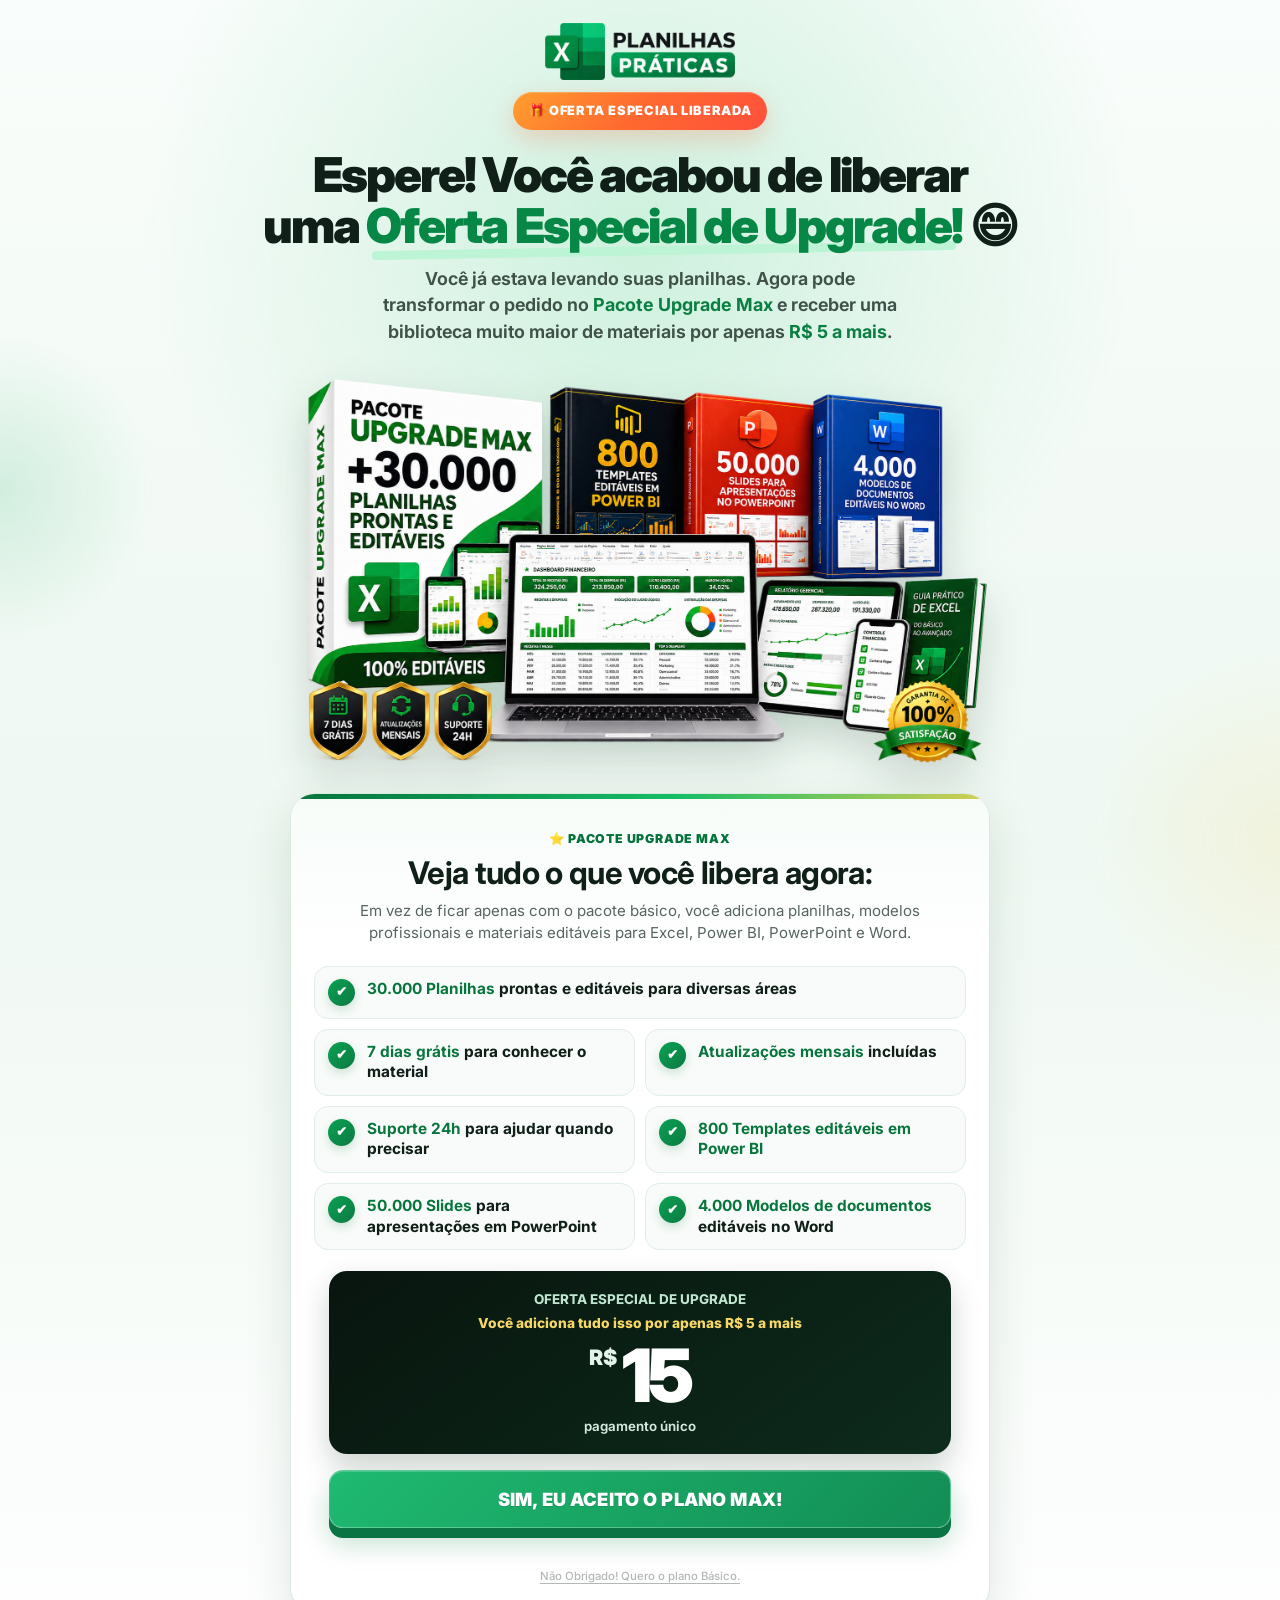
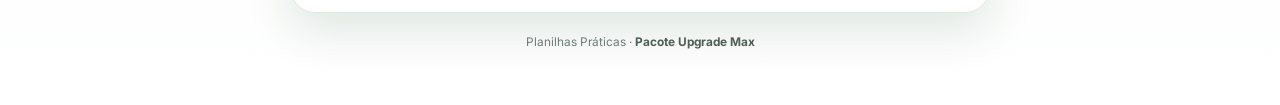
<file: upgrade-planilhas/index.html>
<!doctype html>
<html lang="pt-BR">
<head>
  <meta charset="UTF-8" />
  <meta name="viewport" content="width=device-width, initial-scale=1" />
  <meta name="theme-color" content="#07130d" />
  <meta name="robots" content="noindex, nofollow" />
  <title>Pacote Upgrade Max | Oferta Especial</title>
  <link rel="preload" href="/assets/logo-fundo-claro.webp" as="image" type="image/webp" />
  <link rel="stylesheet" href="/styles.css" />
  <script src="/config.js" defer></script>
  <script src="/script.js" defer></script>
  <style>
    :root{--up-green:#0da956;--up-green-2:#08753d;--up-dark:#07130d;--up-ink:#102019;--up-soft:#edf8f1;--up-gold:#ffd34e;--up-red:#e63232}
    *{box-sizing:border-box}
    html{scroll-behavior:smooth;overflow-x:hidden;max-width:100%;overscroll-behavior-x:none}
    body.upgrade-page{margin:0;max-width:100%;background:#f8fbf9;color:var(--up-ink);font-family:Inter,system-ui,-apple-system,BlinkMacSystemFont,"Segoe UI",sans-serif;font-size:16.5px;line-height:1.5;overflow-x:hidden;overscroll-behavior-x:none}
    .upgrade-shell{position:relative;min-height:100vh;width:100%;max-width:100%;overflow-x:hidden;isolation:isolate;background:radial-gradient(circle at 50% 13%,rgba(24,190,100,.18),transparent 31rem),linear-gradient(180deg,#f9fdfb 0%,#eff8f2 48%,#fff 100%)}
    .upgrade-shell:before,.upgrade-shell:after{content:"";position:absolute;z-index:-1;border-radius:999px;filter:blur(2px);pointer-events:none}
    .upgrade-shell:before{width:320px;height:320px;background:radial-gradient(circle,rgba(13,169,86,.14),transparent 68%);top:330px;left:-160px}
    .upgrade-shell:after{width:380px;height:380px;background:radial-gradient(circle,rgba(255,211,78,.13),transparent 70%);top:650px;right:-190px}
    .upgrade-container{width:min(100% - 32px,900px);max-width:100%;min-width:0;margin:0 auto;padding:18px 0 54px}
    .upgrade-brand{display:flex;justify-content:center;margin:2px auto 12px}
    .upgrade-brand img{display:block;width:min(205px,56vw);max-width:100%;height:auto}
    .offer-badge{width:max-content;max-width:100%;margin:0 auto 15px;padding:9px 16px;border-radius:999px;background:linear-gradient(135deg,#ff9f2f 0%,#ff6a2f 48%,#ff4f3b 100%);color:white;font-size:.8rem;font-weight:900;letter-spacing:.05em;text-transform:uppercase;box-shadow:0 9px 24px rgba(255,92,42,.24),inset 0 1px 0 rgba(255,255,255,.25);animation:badgeFloat 3.6s ease-in-out infinite;text-align:center}
    @keyframes badgeFloat{0%,100%{transform:translateY(0)}50%{transform:translateY(-3px)}}
    .upgrade-hero{text-align:center;padding:4px 0 5px}
    .upgrade-kicker{margin:0 auto 8px;color:#08753d;font-size:.82rem;font-weight:900;text-transform:uppercase;letter-spacing:.065em}
    .upgrade-title{margin:0 auto;max-width:790px;font-size:clamp(1.78rem,4.7vw,3rem);line-height:1.08;letter-spacing:-.04em;color:#102019;font-weight:950;text-wrap:balance}
    .upgrade-title .highlight{color:#078746;position:relative}
    .upgrade-title .highlight:after{content:"";position:absolute;left:1%;right:1%;bottom:.02em;height:.18em;background:#bdf4d5;z-index:-1;border-radius:4px;transform:rotate(-1deg)}
    .upgrade-subtitle{max-width:700px;margin:14px auto 5px;color:#3f5148;font-size:clamp(.96rem,2vw,1.12rem);font-weight:650;line-height:1.46;text-wrap:balance}
    .upgrade-subtitle strong{color:#0b7f43}
    .product-stage{position:relative;width:min(100%,700px);max-width:700px;margin:14px auto 18px;padding:6px 0}
    .product-stage:before{content:"";position:absolute;left:10%;right:10%;bottom:7%;height:25%;background:radial-gradient(ellipse,rgba(13,169,86,.22),transparent 69%);filter:blur(20px);z-index:-1}
    .product-stage img{display:block;width:100%;max-width:100%;height:auto;margin:0 auto;filter:drop-shadow(0 18px 22px rgba(5,34,19,.16));animation:packEnter .75s cubic-bezier(.2,.75,.2,1) both}
    @keyframes packEnter{from{opacity:0;transform:translateY(13px) scale(.985)}to{opacity:1;transform:none}}
    .exclusive-note{display:flex;gap:10px;align-items:flex-start;margin:5px auto 18px;max-width:720px;padding:12px 14px;border:1px solid #cde9d8;background:rgba(255,255,255,.84);backdrop-filter:blur(8px);border-radius:14px;box-shadow:0 8px 24px rgba(11,80,44,.07);font-size:.9rem;text-align:left}
    .exclusive-note b{color:#08753d}
    .exclusive-note .gift{font-size:1.2rem;line-height:1.2}
    .upgrade-card{position:relative;margin:0 auto;background:#fff;border:1px solid #d8eadf;border-radius:22px;box-shadow:0 18px 48px rgba(6,55,29,.12);overflow:hidden}
    .upgrade-card:before{content:"";display:block;height:5px;background:linear-gradient(90deg,#05733c,#16bd66,#ffd34e,#16bd66,#05733c);background-size:220% 100%;animation:shineBar 5s linear infinite}
    @keyframes shineBar{to{background-position:220% 0}}
    .card-head{padding:22px 23px 11px;text-align:center;background:linear-gradient(180deg,#f7fcf9,#fff)}
    .card-head .mini{display:inline-flex;align-items:center;gap:6px;margin:0 0 7px;color:#06733c;font-size:.77rem;font-weight:900;letter-spacing:.065em;text-transform:uppercase}
    .card-head h2{margin:0;font-size:clamp(1.38rem,3.5vw,1.95rem);line-height:1.16;letter-spacing:-.022em;color:#102019}
    .card-head p{margin:9px auto 0;max-width:650px;color:#56665e;font-size:.94rem;line-height:1.48}
    .upgrade-features{list-style:none;margin:0;padding:10px 23px 6px;display:grid;gap:10px}
    .upgrade-features li{display:grid;grid-template-columns:29px 1fr;gap:10px;align-items:start;padding:12px 13px;background:#f8fbf9;border:1px solid #e0eee5;border-radius:14px;font-size:.96rem;font-weight:720;line-height:1.34}
    .upgrade-features li:before{content:"✔";display:grid;place-items:center;width:27px;height:27px;border-radius:50%;background:linear-gradient(135deg,#0aa153,#0c7a42);color:white;font-size:.82rem;font-weight:950;box-shadow:0 4px 10px rgba(8,117,61,.18)}
    .upgrade-features li strong{color:#08753d}
    .bonus-callout{margin:13px 23px 7px;padding:14px 16px;border:1px solid #f4d36a;border-radius:15px;background:linear-gradient(135deg,#fff9df,#fffdf3);color:#54430e;text-align:center;font-weight:800;font-size:.94rem;box-shadow:0 7px 20px rgba(120,88,0,.06)}
    .upgrade-price-box{margin:15px 23px 0;padding:18px 16px 16px;border-radius:18px;background:linear-gradient(145deg,#08150e,#0d2b1c);color:#fff;text-align:center;box-shadow:0 13px 30px rgba(5,34,19,.2)}
    .upgrade-price-box .label{display:block;font-size:.84rem;color:#bfe5ce;font-weight:750}
    .upgrade-price-box .compare{display:block;margin-top:4px;color:#f7d866;font-size:.86rem;font-weight:800}
    .upgrade-price-box .price{display:flex;align-items:flex-start;justify-content:center;gap:5px;margin:5px 0 1px;font-size:clamp(3rem,8vw,4.6rem);font-weight:950;line-height:1;letter-spacing:-.05em}
    .upgrade-price-box .price small{font-size:.29em;margin-top:.38em;letter-spacing:0;color:#e3f3e9}
    .upgrade-price-box .once{font-size:.83rem;color:#d4e8dc;font-weight:650}
    .upgrade-actions{padding:16px 23px 25px}
    .upgrade-cta{position:relative;display:flex;align-items:center;justify-content:center;text-align:center;min-height:58px;width:100%;padding:14px 18px;border:1px solid rgba(255,255,255,.28);border-radius:14px;background:linear-gradient(135deg,#1fba71,#128d55);color:#fff!important;text-decoration:none!important;font-size:clamp(1rem,2.7vw,1.14rem);line-height:1.24;font-weight:950;letter-spacing:.008em;text-shadow:0 1px 0 rgba(0,0,0,.12);box-shadow:0 10px 0 #0b7444,0 15px 28px rgba(6,120,59,.24),inset 0 1px 0 rgba(255,255,255,.2);transition:transform .18s ease,filter .18s ease,box-shadow .18s ease;overflow:hidden}
    .upgrade-cta:after{content:"";position:absolute;top:-50%;left:-35%;width:22%;height:200%;background:linear-gradient(90deg,transparent,rgba(255,255,255,.45),transparent);transform:rotate(18deg);animation:ctaShine 4.2s ease-in-out infinite}
    @keyframes ctaShine{0%,55%{left:-35%}78%,100%{left:125%}}
    .upgrade-cta:hover{transform:translateY(-2px);filter:saturate(1.06);box-shadow:0 12px 0 #0b7444,0 18px 32px rgba(6,120,59,.26),inset 0 1px 0 rgba(255,255,255,.2)}
    .safe-line{display:flex;justify-content:center;gap:7px;align-items:center;margin:17px auto 3px;color:#53645b;font-size:.82rem;font-weight:650;text-align:center}
    .safe-line span{color:#0c8b49;font-size:1rem}
    .upgrade-decline{display:block;width:max-content;max-width:92%;min-height:0;margin:39px auto 0;padding:2px 1px;border:0;border-radius:0;background:transparent;color:#858d89!important;text-decoration:underline!important;text-decoration-thickness:1px!important;text-underline-offset:3px;font-size:.71rem;font-weight:500;line-height:1.35;text-align:center;box-shadow:none;opacity:.62;transition:color .18s ease,opacity .18s ease}
    .upgrade-decline:hover{background:transparent;border-color:transparent;color:#6f7773!important;transform:none;box-shadow:none;opacity:.84}
    .upgrade-decline:focus-visible{outline:1px dashed #858d89;outline-offset:4px;opacity:1}
    .upgrade-foot{padding:21px 10px 0;text-align:center;color:#718078;font-size:.74rem}
    .upgrade-foot strong{color:#536158}
    @media(min-width:760px){
      .upgrade-container{padding-top:21px}.upgrade-brand img{width:190px}.upgrade-title .highlight{white-space:nowrap}.upgrade-features{grid-template-columns:1fr 1fr}.upgrade-features li:first-child{grid-column:1/-1}.upgrade-card{border-radius:25px}.card-head{padding-top:26px}.upgrade-actions{padding-left:38px;padding-right:38px}.upgrade-price-box{margin-left:38px;margin-right:38px}.bonus-callout{margin-left:38px;margin-right:38px}
    }
    @media(max-width:560px){
      body.upgrade-page{font-size:16px}.upgrade-container{width:calc(100% - 24px);padding-top:12px;padding-bottom:45px}.upgrade-brand{margin-bottom:9px}.upgrade-brand img{width:154px}.offer-badge{max-width:calc(100vw - 32px);font-size:.72rem;padding:8px 11px;margin-bottom:12px;letter-spacing:.04em}.upgrade-hero{padding-left:2px;padding-right:2px}.upgrade-kicker{font-size:.74rem;margin-bottom:7px}.upgrade-title{max-width:100%;font-size:1.72rem;line-height:1.1;letter-spacing:-.032em}.upgrade-title .highlight{white-space:normal}.upgrade-subtitle{font-size:.96rem;margin-top:11px;padding:0 2px;line-height:1.43}.product-stage{width:90%;max-width:430px;margin:9px auto 14px;padding:4px 0}.product-stage img{width:100%;max-width:100%;margin:0 auto}.exclusive-note{font-size:.86rem;margin-bottom:13px;padding:11px 12px}.upgrade-card{border-radius:18px}.card-head{padding:19px 15px 10px}.card-head .mini{font-size:.72rem}.card-head h2{font-size:1.34rem}.card-head p{font-size:.89rem}.upgrade-features{padding:8px 11px 4px;gap:8px}.upgrade-features li{padding:11px 10px;font-size:.92rem;grid-template-columns:27px 1fr;gap:9px}.upgrade-features li:before{width:25px;height:25px;font-size:.76rem}.bonus-callout{margin:11px 11px 6px;padding:12px 10px;font-size:.9rem}.upgrade-price-box{margin:12px 11px 0;padding:16px 12px 14px}.upgrade-price-box .price{font-size:3.55rem}.upgrade-actions{padding:14px 11px 22px}.upgrade-cta{min-height:58px;font-size:.98rem;padding:13px 10px}.safe-line{font-size:.77rem;line-height:1.28;margin-top:16px}.upgrade-decline{max-width:90%;font-size:.69rem;line-height:1.32;margin-top:37px;padding:2px 1px}.upgrade-foot{font-size:.7rem}
    }
    @media(prefers-reduced-motion:reduce){*,*:before,*:after{animation:none!important;scroll-behavior:auto!important;transition:none!important}}
  </style>
</head>
<body class="upgrade-page">
  <main class="upgrade-shell">
    <div class="upgrade-container">
      <a class="upgrade-brand" href="/" aria-label="Planilhas Práticas">
        <img src="/assets/logo-fundo-claro.webp" alt="Planilhas Práticas" width="900" height="272" />
      </a>

      <div class="offer-badge">🎁 OFERTA ESPECIAL LIBERADA</div>

      <section class="upgrade-hero" aria-labelledby="upgrade-title">
        <h1 class="upgrade-title" id="upgrade-title">Espere! Você acabou de liberar uma <span class="highlight">Oferta Especial de Upgrade!</span> 😄</h1>
        <p class="upgrade-subtitle">Você já estava levando suas planilhas. Agora pode transformar o pedido no <strong>Pacote Upgrade Max</strong> e receber uma biblioteca muito maior de materiais por apenas <strong>R$ 5 a mais</strong>.</p>
      </section>

      <div class="product-stage" aria-label="Pacote Upgrade Max">
        <img src="/assets/pacote-upgrade-max.png" onerror="this.onerror=null;this.src='/assets/plano-completo.webp';" alt="Pacote Upgrade Max com planilhas, Power BI, PowerPoint e Word" width="1672" height="941" />
      </div>

      <section class="upgrade-card" aria-labelledby="everything-title">
        <header class="card-head">
          <p class="mini">⭐ PACOTE UPGRADE MAX</p>
          <h2 id="everything-title">Veja tudo o que você libera agora:</h2>
          <p>Em vez de ficar apenas com o pacote básico, você adiciona planilhas, modelos profissionais e materiais editáveis para Excel, Power BI, PowerPoint e Word.</p>
        </header>

        <ul class="upgrade-features">
          <li><div><strong>30.000 Planilhas</strong> prontas e editáveis para diversas áreas</div></li>
          <li><div><strong>7 dias grátis</strong> para conhecer o material</div></li>
          <li><div><strong>Atualizações mensais</strong> incluídas</div></li>
          <li><div><strong>Suporte 24h</strong> para ajudar quando precisar</div></li>
          <li><div><strong>800 Templates editáveis em Power BI</strong></div></li>
          <li><div><strong>50.000 Slides</strong> para apresentações em PowerPoint</div></li>
          <li><div><strong>4.000 Modelos de documentos</strong> editáveis no Word</div></li>
        </ul>

        <div class="upgrade-price-box">
          <span class="label">OFERTA ESPECIAL DE UPGRADE</span>
          <span class="compare">Você adiciona tudo isso por apenas R$ 5 a mais</span>
          <div class="price"><small>R$</small>15</div>
          <span class="once">pagamento único</span>
        </div>

        <div class="upgrade-actions">
          <a class="upgrade-cta" href="https://pay.cakto.com.br/3ax9i3h" rel="noopener">SIM, EU ACEITO O PLANO MAX!</a>
          <a class="upgrade-decline" href="https://pay.cakto.com.br/3c4j7gs_1082688" rel="noopener">Não Obrigado! Quero o plano Básico.</a>
        </div>
      </section>

      <footer class="upgrade-foot">Planilhas Práticas · <strong>Pacote Upgrade Max</strong></footer>
    </div>
  </main>
</body>
</html>
</file>
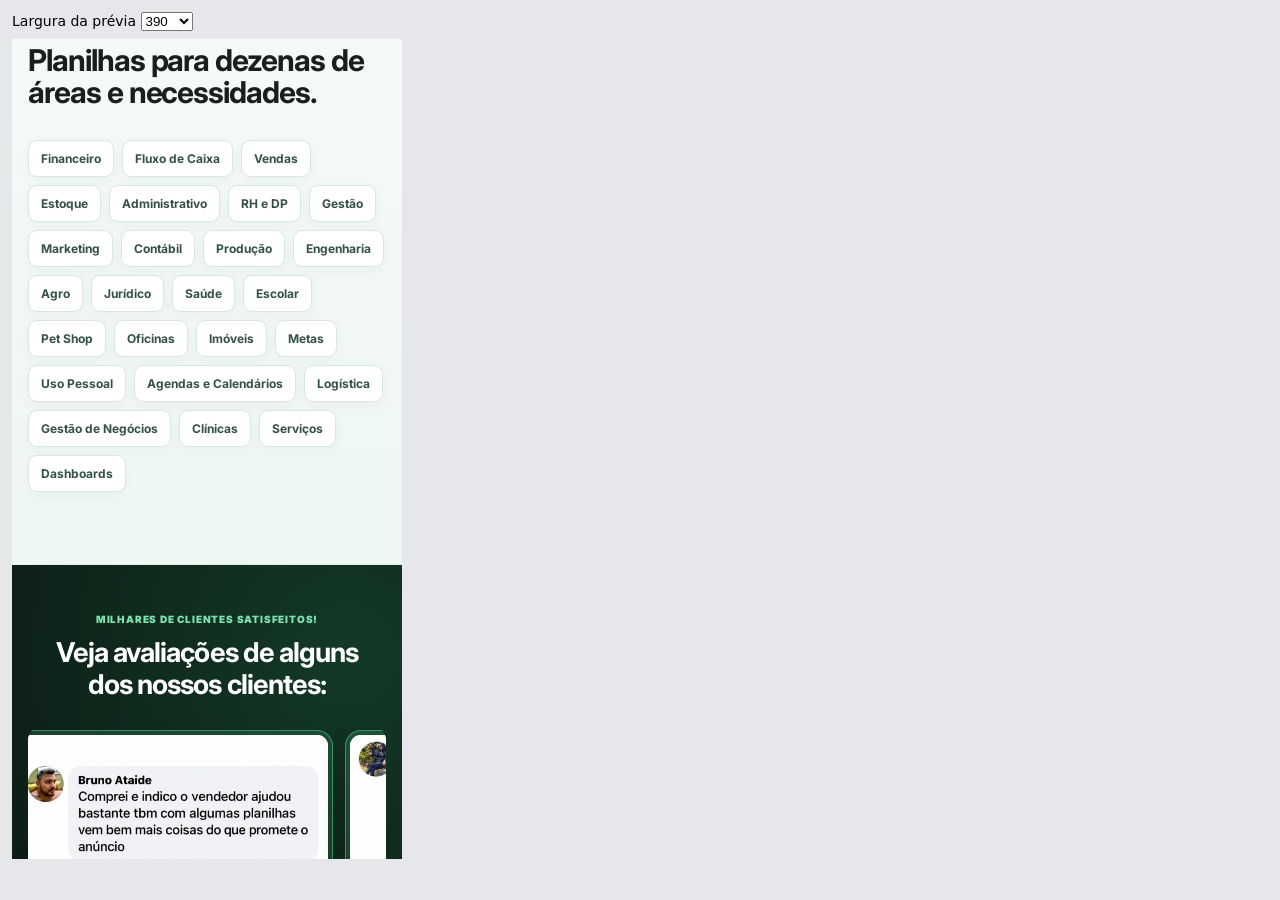
<file: review-preview.html>
<!doctype html><html><head><meta name="viewport" content="width=device-width,initial-scale=1"><title>Verificação responsiva</title><style>body{margin:0;background:#e5e7eb;font:14px system-ui;padding:12px}iframe{display:block;border:0;background:white;width:390px;height:820px}label{display:block;margin:0 0 8px}</style></head><body><label>Largura da prévia <select id="width"><option>390</option><option>320</option><option>768</option><option>1280</option></select></label><iframe title="Página em largura de celular" src="/#overview-title"></iframe><script>document.querySelector('select').onchange=(e)=>document.querySelector('iframe').style.width=e.target.value+'px'</script></body></html>
</file>
<file: styles.css>
@import url('https://fonts.googleapis.com/css2?family=Inter:wght@400;500;600;700;800;900&display=swap');

:root{--green:#1aa968;--green-bright:#31be7d;--green-dark:#0f6f46;--ink:#17201b;--muted:#66726b;--line:#dfe9e3;--soft:#f4f8f5;--white:#fff;--dark:#0b1912;--shadow:0 18px 50px rgba(24,66,44,.10);--shadow-sm:0 10px 28px rgba(24,66,44,.08);--container:1160px}*{box-sizing:border-box}html{scroll-behavior:smooth}body{margin:0;font-family:Inter,system-ui,-apple-system,BlinkMacSystemFont,"Segoe UI",sans-serif;color:var(--ink);background:#fff;-webkit-font-smoothing:antialiased;overflow-x:hidden}img{display:block;max-width:100%;height:auto}a{color:inherit}button,a{-webkit-tap-highlight-color:transparent}[hidden]{display:none!important}.container{width:min(100% - 32px,var(--container));margin-inline:auto}.container-wide{width:min(100% - 24px,1280px)}.container-narrow{width:min(100% - 32px,860px)}.section{padding:72px 0}.promo-bar{min-height:39px;padding:9px 16px;background:#0d5f3d;color:#fff;display:flex;align-items:center;justify-content:center;gap:8px;text-align:center;font-size:11px;font-weight:800;letter-spacing:.035em}.promo-bar p{margin:0}.promo-dot{width:7px;height:7px;border-radius:50%;background:#73e9ad;box-shadow:0 0 0 5px rgba(115,233,173,.14);flex:0 0 auto}.brand-logo{object-fit:contain}.hero{position:relative;overflow:hidden;padding:34px 0 70px;background:radial-gradient(circle at 88% 18%,rgba(49,190,125,.11),transparent 28rem),linear-gradient(180deg,#fff 0%,#f8fbf9 100%);border-bottom:1px solid #eef3ef}.hero::before{content:"";position:absolute;inset:auto -90px -150px auto;width:320px;height:320px;border:1px solid rgba(49,190,125,.12);border-radius:50%}.hero-grid{display:grid;gap:36px;align-items:center}.hero-copy-wrap{position:relative;z-index:2;text-align:center}.hero-logo{width:min(280px,74vw);height:82px;object-fit:contain;margin:0 auto 24px}.eyebrow{margin:0 0 12px;color:var(--green-dark);font-size:11px;font-weight:900;letter-spacing:.12em;text-transform:uppercase}.eyebrow-light{color:#7ce4b1}.hero h1{margin:0;font-size:clamp(36px,10vw,64px);line-height:.99;letter-spacing:-.045em;font-weight:900}.hero h1 span{color:transparent;background:linear-gradient(110deg,var(--green-dark),var(--green-bright));background-clip:text;-webkit-background-clip:text}.hero-subtitle{margin:20px auto 0;max-width:680px;color:#4f5d55;font-size:16px;line-height:1.65}.hero-points{margin:22px auto 0;display:flex;flex-wrap:wrap;justify-content:center;gap:8px}.hero-points span{padding:8px 10px;border:1px solid #d8e8df;border-radius:999px;background:rgba(255,255,255,.8);color:#355244;font-size:11px;font-weight:700}.hero-points span::before{content:"✓";color:var(--green);margin-right:5px}.cta{display:inline-flex;justify-content:center;align-items:center;min-height:54px;padding:15px 22px;border:0;border-radius:11px;text-decoration:none;font-size:13px;font-weight:900;letter-spacing:.025em;text-align:center;transition:transform .18s ease,box-shadow .18s ease,background .18s ease}.cta-primary{color:#fff;background:linear-gradient(135deg,#1fba71,#128d55);box-shadow:0 12px 30px rgba(26,169,104,.24)}.hero .cta{width:100%;max-width:430px;margin-top:24px}.trust-copy{margin:10px auto 0;max-width:520px;color:#748079;font-size:11px;line-height:1.5}.hero-visual{position:relative;max-width:650px;margin-inline:auto;padding:22px 0 8px}.hero-visual img{position:relative;z-index:2;filter:drop-shadow(0 26px 28px rgba(14,60,38,.15))}.hero-glow{position:absolute;inset:20% 8% 7%;border-radius:50%;background:rgba(49,190,125,.18);filter:blur(38px)}.hero-stat{position:absolute;z-index:3;padding:10px 12px;border:1px solid rgba(255,255,255,.85);border-radius:12px;background:rgba(255,255,255,.94);box-shadow:var(--shadow-sm);backdrop-filter:blur(8px)}.hero-stat strong{display:block;color:var(--green-dark);font-size:15px}.hero-stat span{display:block;margin-top:2px;color:var(--muted);font-size:9px}.hero-stat-a{left:0;bottom:3%}.hero-stat-b{right:0;top:8%}.hero-video-slot{padding-top:30px;display:flex;justify-content:center}.hero-video-slot iframe{width:min(100%,360px);border:0;border-radius:18px;box-shadow:var(--shadow)}.section-heading{max-width:720px;margin-bottom:32px}.section-heading.center{margin-inline:auto;text-align:center}.section-heading h2,.guarantee-card h2,.final-cta h2{margin:0;font-size:clamp(30px,7.6vw,48px);line-height:1.08;letter-spacing:-.035em}.section-heading p:not(.eyebrow){margin:14px 0 0;color:var(--muted);font-size:15px;line-height:1.7}.problem{background:#fff}.problem-grid{border-top:1px solid var(--line)}.problem-item{display:grid;grid-template-columns:44px 1fr;gap:14px;padding:24px 0;border-bottom:1px solid var(--line)}.problem-item .number{color:var(--green);font-size:12px;font-weight:900;padding-top:4px}.problem-item h3{margin:0 0 6px;font-size:18px;letter-spacing:-.02em}.problem-item p{margin:0;color:var(--muted);line-height:1.65;font-size:14px}.section-cta{display:flex;justify-content:center;margin-top:30px}.text-cta{color:var(--green-dark);font-size:12px;font-weight:900;letter-spacing:.035em;text-decoration:none;border-bottom:1px solid #9fd8ba;padding-bottom:4px}.benefits{background:var(--soft)}.benefit-grid{display:grid;gap:12px}.benefit-card{padding:22px;border:1px solid #dfeae3;border-radius:15px;background:#fff;box-shadow:0 7px 20px rgba(27,67,45,.04)}.benefit-icon{width:38px;height:38px;display:grid;place-items:center;border-radius:10px;background:#e9f8f0;color:var(--green-dark);font-size:19px;font-weight:900}.benefit-card h3{margin:16px 0 7px;font-size:17px}.benefit-card p{margin:0;color:var(--muted);font-size:13px;line-height:1.62}.showcase{background:#fff}.gallery{display:grid;grid-auto-flow:column;grid-auto-columns:min(86vw,360px);gap:14px;overflow-x:auto;padding:4px 2px 18px;scroll-snap-type:x mandatory;scrollbar-width:none;overscroll-behavior-inline:contain}.gallery::-webkit-scrollbar{display:none}.gallery-card{scroll-snap-align:center;margin:0;overflow:hidden;border:1px solid #dce6df;border-radius:13px;background:#fff;box-shadow:var(--shadow-sm)}.gallery-card img{width:100%;aspect-ratio:16/9;object-fit:cover;background:#eef3f0}.gallery-card figcaption{padding:12px 14px 14px;color:#2c3f35;font-size:12px;font-weight:800}.swipe-hint{text-align:center;color:#17201b;font-size:14px;font-weight:800;letter-spacing:.01em;margin-top:8px;animation:swipeHintFloat 1.8s ease-in-out infinite;will-change:transform,opacity}@keyframes swipeHintFloat{0%,100%{transform:translateY(0);opacity:.72}50%{transform:translateY(-3px);opacity:1}}.showcase .cta{width:100%;max-width:440px}.categories{background:linear-gradient(180deg,#f5faf7,#eef7f2);border-block:1px solid #e5eee8}.category-cloud{display:flex;flex-wrap:wrap;gap:8px}.category-cloud span{padding:10px 12px;border-radius:9px;background:#fff;border:1px solid #d9e7df;color:#345244;font-size:12px;font-weight:700;box-shadow:0 4px 14px rgba(24,66,44,.035)}.package-overview{color:#fff;background:radial-gradient(circle at 86% 13%,rgba(49,190,125,.18),transparent 25rem),#0d1c15}.package-overview .section-heading h2{color:#fff}.overview-grid{display:grid;gap:1px;border:1px solid rgba(255,255,255,.10);background:rgba(255,255,255,.10)}.overview-grid article{padding:24px;background:#0d1c15}.overview-grid article span{color:#58d998;font-size:10px;font-weight:900;letter-spacing:.1em}.overview-grid h3{margin:12px 0 8px;font-size:17px}.overview-grid p{margin:0;color:#adc0b5;font-size:13px;line-height:1.65}.testimonials{background:var(--soft)}.testimonial-grid{display:grid;gap:16px}.testimonial-video iframe{width:100%;border:0;border-radius:14px;box-shadow:var(--shadow-sm)}.pricing{background:#f7faf8}.container-pricing{width:min(100% - 24px,1120px)}.price-grid{display:grid;gap:18px;align-items:start}.price-card{position:relative;padding:24px 18px;border:1px solid #dbe7df;border-radius:18px;background:#fff;box-shadow:var(--shadow-sm)}.price-complete{border:2px solid var(--green);box-shadow:0 24px 55px rgba(22,123,75,.15)}.value-badge{position:absolute;left:18px;top:-13px;padding:7px 11px;border-radius:7px;color:#fff;background:var(--green-dark);font-size:9px;font-weight:900;letter-spacing:.07em}.plan-kicker{margin:0 0 6px;color:var(--green-dark);font-size:9px;font-weight:900;letter-spacing:.12em}.plan-head h3{margin:0;font-size:26px;letter-spacing:-.025em}.plan-head p:last-child{margin:9px 0 0;color:var(--muted);font-size:13px;line-height:1.55}.plan-visual{margin:18px -4px 14px;min-height:180px;display:grid;place-items:center}.plan-visual img{max-height:340px;object-fit:contain;filter:drop-shadow(0 18px 22px rgba(18,48,33,.12))}.basic-visual img{max-height:300px}.feature-list{list-style:none;margin:0;padding:0;border-top:1px solid #e4ebe7}.feature-list li{position:relative;padding:12px 0 12px 25px;border-bottom:1px solid #edf2ef;color:#384a40;font-size:13px;line-height:1.5}.feature-list li::before{content:"✓";position:absolute;left:1px;top:12px;width:16px;height:16px;display:grid;place-items:center;border-radius:50%;background:#e6f7ee;color:var(--green-dark);font-size:10px;font-weight:900}.feature-list-strong li:first-child{color:#172c21}.bonus-panel{margin:20px 0 0;padding:17px;border:1px solid #d8eade;border-radius:13px;background:#f2faf5}.bonus-title{display:flex;align-items:center;gap:9px;margin-bottom:11px}.bonus-title span{width:26px;height:26px;display:grid;place-items:center;background:var(--green);color:#fff;border-radius:7px;font-weight:900}.bonus-title h4{margin:0;font-size:13px;letter-spacing:.01em}.bonus-panel ol{margin:0;padding-left:21px;color:#46584e}.bonus-panel li{padding:5px 0;font-size:11px;line-height:1.45}.price-row{padding:20px 0 15px}.price-row>div{display:flex;align-items:end;justify-content:space-between;gap:12px}.price-row span{color:var(--muted);font-size:11px;font-weight:600}.price-row strong{color:#1b2e23;font-size:48px;line-height:.9;letter-spacing:-.05em}.price-row strong small{font-size:17px}.price-row-complete strong{color:var(--green-dark)}.price-card .cta{width:100%}.cta-secondary{background:#18231d;color:#fff}.access-note{margin:10px 0 0;text-align:center;color:#6d7972;font-size:10px}.security-line{display:flex;flex-wrap:wrap;justify-content:center;gap:6px 12px;margin-top:12px;color:#637168;font-size:9px;font-weight:700}.security-line span::before{content:"✓";color:var(--green);margin-right:4px}.guarantee{background:#fff}.guarantee-card{padding:24px 20px;display:grid;gap:18px;border:1px solid #dbe9e0;border-radius:18px;background:linear-gradient(135deg,#f1faf5,#fff);box-shadow:var(--shadow-sm)}.guarantee-seal{width:86px;height:86px;display:grid;place-content:center;border:5px double var(--green);border-radius:50%;color:var(--green-dark);text-align:center}.guarantee-seal strong{font-size:31px;line-height:.85}.guarantee-seal span{font-size:10px;font-weight:900;letter-spacing:.08em}.guarantee-card h2{font-size:clamp(28px,7vw,42px)}.guarantee-card>div:last-child>p:last-child{margin:12px 0 0;color:var(--muted);font-size:13px;line-height:1.7}.faq{background:#0d1c15;color:#fff}.faq .section-heading p:not(.eyebrow){color:#a9bbb0}.faq-list{border-top:1px solid rgba(255,255,255,.12)}.faq details{border-bottom:1px solid rgba(255,255,255,.12)}.faq summary{list-style:none;display:flex;justify-content:space-between;gap:18px;align-items:center;padding:18px 0;cursor:pointer;font-size:14px;font-weight:700;line-height:1.4}.faq summary::-webkit-details-marker{display:none}.faq summary span{color:#5fe09f;font-size:20px;transition:transform .2s ease}.faq details[open] summary span{transform:rotate(45deg)}.faq details p{margin:-4px 0 18px;padding-right:25px;color:#afc0b6;font-size:12px;line-height:1.7}.final-cta{padding:72px 0;background:linear-gradient(135deg,#167a4c,#0d5c3a);color:#fff}.final-cta-inner{text-align:center;max-width:760px}.final-cta h2{color:#fff}.final-cta p:not(.eyebrow){margin:14px auto 0;max-width:620px;color:#d6eee1;font-size:14px;line-height:1.65}.cta-light{margin-top:24px;background:#fff;color:#0d6d43;box-shadow:0 12px 28px rgba(0,0,0,.14)}.site-footer{padding:42px 0 85px;color:#c8d4cd;background:#08120d}.footer-grid{display:grid;gap:26px}.footer-logo{width:210px;height:72px;object-fit:contain;object-position:left center;margin-bottom:12px}.footer-grid p{max-width:450px;margin:0;color:#899a90;font-size:12px;line-height:1.6}.footer-links{display:flex;flex-direction:column;align-items:flex-start;gap:11px;font-size:12px}.footer-links a{color:#e3ebe6;text-decoration:none;border-bottom:1px solid rgba(255,255,255,.25)}.footer-legal{margin-top:28px;padding-top:24px;border-top:1px solid rgba(255,255,255,.10)}.footer-legal p{margin:0 0 12px;color:#76877d;font-size:10px;line-height:1.55}.footer-legal small{color:#62736a;font-size:10px}.mobile-sticky-cta{position:fixed;z-index:30;left:12px;right:12px;bottom:12px;min-height:50px;display:flex;align-items:center;justify-content:center;border-radius:10px;text-decoration:none;color:#fff;background:#138c56;box-shadow:0 12px 30px rgba(0,0,0,.22);font-size:12px;font-weight:900;letter-spacing:.04em}.upgrade-page{background:#f3f8f5}.upgrade-main{min-height:100vh;padding:32px 0 60px}.upgrade-logo{width:min(260px,72vw);height:84px;margin:0 auto 24px;object-fit:contain}.upgrade-card{max-width:700px;margin:0 auto;overflow:hidden;border:1px solid #d9e8df;border-radius:20px;background:#fff;box-shadow:var(--shadow)}.upgrade-ribbon{margin:0;padding:10px 16px;text-align:center;color:#fff;background:#0f7046;font-size:10px;font-weight:900;letter-spacing:.09em}.upgrade-body{padding:26px 20px}.upgrade-body h1{margin:0;font-size:clamp(32px,9vw,50px);line-height:1.02;letter-spacing:-.04em}.upgrade-body>p:not(.eyebrow):not(.access-note){color:var(--muted);line-height:1.65}.upgrade-offer-copy{margin:14px 0 22px}.upgrade-list{margin-top:16px}.upgrade-price{padding-bottom:20px}.upgrade-decline{display:block;margin-top:18px;text-align:center;color:#6b766f;font-size:11px;line-height:1.5}.upgrade-return{display:block;margin:22px auto 0;text-align:center;color:#637168;font-size:11px}.legal-page{background:#f5f8f6}.legal-header{padding:20px 0 8px;background:#fff;border-bottom:1px solid #e5ece7}.legal-header img{width:220px;height:70px;object-fit:contain;margin:0 auto}.legal-content{padding:32px 0 60px}.legal-card{max-width:820px;padding:26px 20px;border:1px solid #dfe7e2;border-radius:16px;background:#fff;box-shadow:var(--shadow-sm)}.legal-card h1{margin:0 0 6px;font-size:34px;letter-spacing:-.035em}.legal-card h2{margin:30px 0 8px;font-size:19px}.legal-card p,.legal-card li{color:#56645c;font-size:13px;line-height:1.72}.legal-card a{color:var(--green-dark)}.back-link{display:inline-block;margin-top:24px;font-weight:700}.reveal{opacity:0;transform:translateY(14px);transition:opacity .55s ease,transform .55s ease}.reveal.is-visible{opacity:1;transform:none}@media(hover:hover) and (pointer:fine){.cta:hover{transform:translateY(-2px);box-shadow:0 16px 34px rgba(26,169,104,.27)}.gallery-card{transition:transform .18s ease,box-shadow .18s ease}.gallery-card:hover{transform:translateY(-3px);box-shadow:var(--shadow)}}@media(min-width:700px){.section{padding:88px 0}.benefit-grid{grid-template-columns:repeat(2,1fr);gap:16px}.problem-grid{display:grid;grid-template-columns:repeat(3,1fr);border-bottom:1px solid var(--line)}.problem-item{grid-template-columns:1fr;border-bottom:0;padding:26px 24px;border-right:1px solid var(--line)}.problem-item:first-child{padding-left:0}.problem-item:last-child{border-right:0;padding-right:0}.overview-grid{grid-template-columns:repeat(2,1fr)}.testimonial-grid{grid-template-columns:repeat(2,1fr)}.price-card{padding:30px}.guarantee-card{grid-template-columns:110px 1fr;align-items:center;padding:34px}.footer-grid{grid-template-columns:1.5fr 1fr;align-items:end}.footer-links{align-items:flex-end}}@media(min-width:940px){.promo-bar{min-height:42px;font-size:12px}.hero{padding:50px 0 88px}.hero-grid{grid-template-columns:minmax(0,.95fr) minmax(0,1.05fr);gap:54px;min-height:620px}.hero-copy-wrap{text-align:left}.hero-logo{margin:0 0 30px;width:290px;height:90px;object-position:left center}.hero h1{font-size:clamp(52px,5.1vw,70px);max-width:670px}.hero-subtitle{margin-left:0;font-size:17px}.hero-points{justify-content:flex-start}.hero .cta{width:auto;min-width:330px}.trust-copy{margin-left:0}.hero-stat strong{font-size:18px}.hero-stat span{font-size:10px}.section-heading{margin-bottom:42px}.benefit-grid{grid-template-columns:repeat(4,1fr)}.benefit-card{padding:26px 22px}.gallery{grid-auto-flow:initial;grid-auto-columns:initial;grid-template-columns:repeat(4,1fr);overflow:visible;gap:16px}.gallery-card{scroll-snap-align:none}.swipe-hint{display:none}.overview-grid{grid-template-columns:repeat(3,1fr)}.overview-grid article{min-height:210px;padding:30px}.price-grid{grid-template-columns:minmax(0,.86fr) minmax(0,1.14fr);gap:24px}.price-basic{margin-top:46px}.price-complete{padding:34px}.plan-visual{min-height:300px}.basic-visual{min-height:260px}.mobile-sticky-cta{display:none}.site-footer{padding-bottom:44px}}@media(prefers-reduced-motion:reduce){html{scroll-behavior:auto}*,*::before,*::after{animation-duration:.01ms!important;transition-duration:.01ms!important}.reveal{opacity:1;transform:none}}

/* Customer reviews: compact images, a continuous gentle slide and a full-size reading view. */
.reviews-carousel { min-width:0; }
.reviews-viewport {
  position:relative;
  width:100%;
  overflow-x:auto;
  overscroll-behavior-x:contain;
  scrollbar-width:none;
  padding:6px 3px 20px;
  border-radius:17px;
}
.reviews-viewport::-webkit-scrollbar { display:none; }
.reviews-track { display:flex; align-items:flex-start; gap:16px; width:max-content; }
.review-card {
  flex:0 0 auto;
  width:330px;
  margin:0;
  padding:4px;
  border:1px solid rgba(94,224,159,.5);
  border-radius:16px;
  background:linear-gradient(145deg,rgba(88,217,152,.18),rgba(255,255,255,.045));
  box-shadow:0 12px 28px rgba(0,0,0,.16);
  cursor:zoom-in;
}
.review-card img { display:block; width:100%; height:auto; aspect-ratio:3/4; border-radius:11px; background:#fff; }
.reviews-controls { display:flex; align-items:center; justify-content:center; gap:12px; margin-top:4px; }
.reviews-controls button {
  min-height:42px;
  border:1px solid rgba(124,228,177,.3);
  border-radius:999px;
  background:rgba(255,255,255,.045);
  color:#d8eee2;
  font:600 13px/1.2 Inter,system-ui,sans-serif;
  cursor:pointer;
}
.reviews-arrow { width:42px; padding:0; }
.reviews-arrow span { font-size:21px; }
.reviews-toggle { min-width:100px; padding:10px 18px; }
.reviews-hint { margin:12px 0 0; color:#afc5b8; text-align:center; font-size:12px; line-height:1.6; }
.review-card:focus-visible, .reviews-viewport:focus-visible, .reviews-controls button:focus-visible, .review-dialog-close:focus-visible { outline:3px solid #7ce4b1; outline-offset:3px; }
.review-dialog {
  width:min(94vw,820px);
  max-width:94vw;
  max-height:90dvh;
  padding:0 8px 8px;
  border:1px solid #51bb83;
  border-radius:16px;
  background:#fff;
  box-shadow:0 24px 80px rgba(0,0,0,.4);
  overflow:auto;
  overscroll-behavior:contain;
}
.review-dialog::backdrop { background:rgba(4,16,10,.82); }
.review-dialog > img { width:100%; height:auto; border-radius:10px; }
.review-dialog-close { position:sticky; top:0; z-index:1; display:flex; align-items:center; justify-content:flex-end; gap:10px; width:100%; min-height:44px; padding:8px 10px; border:0; background:#fff; color:#145d3b; font:700 14px/1.4 Inter,system-ui,sans-serif; cursor:pointer; }
.review-dialog-close span { font-size:24px; }
@media (max-width:699px) {
  .package-overview { padding:48px 0; }
  .package-overview .section-heading { margin-bottom:24px; }
  .package-overview .section-heading h2 { max-width:350px; margin-inline:auto; font-size:clamp(25px,7vw,31px); line-height:1.15; }
  .package-overview .eyebrow { font-size:10px; letter-spacing:.08em; }
  .reviews-track { gap:12px; }
  .review-card { width:min(320px,calc(100vw - 56px)); }
}
@media (hover:hover) {
  .reviews-controls button:hover { background:rgba(124,228,177,.13); border-color:rgba(124,228,177,.65); }
}
</file>
